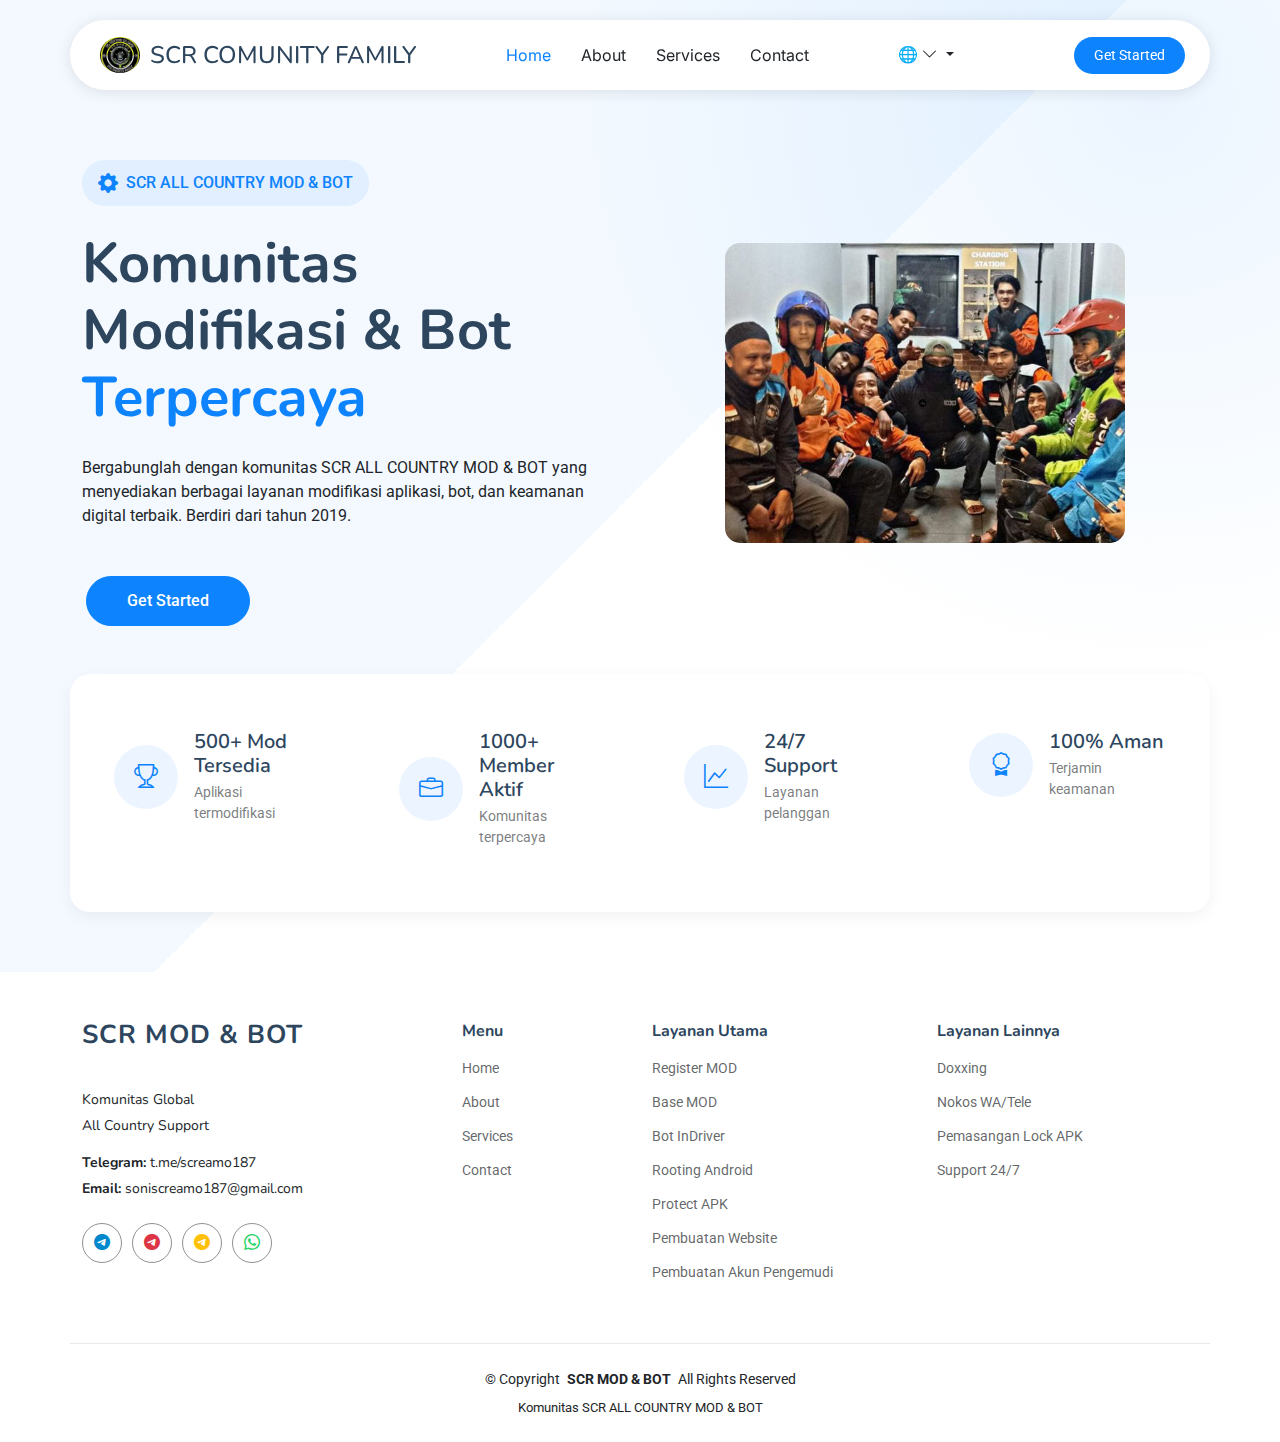
<file: index.html>
<!doctype html>
<html lang="en">
  <head>
    <meta charset="utf-8" />
    <meta content="width=device-width, initial-scale=1.0" name="viewport" />
    <title>SCR MOD & BOT - Komunitas Modifikasi & Bot Terpercaya</title>
    <meta name="description" content="" />
    <meta name="keywords" content="" />

    <!-- Favicons -->
    <link href="assets/img/scrlogo.jpeg" rel="icon" />
    <link href="assets/img/scrlogo.jpeg" rel="apple-touch-icon" />

    <!-- Fonts -->
    <link href="https://fonts.googleapis.com" rel="preconnect" />
    <link href="https://fonts.gstatic.com" rel="preconnect" crossorigin />
    <link
      href="https://fonts.googleapis.com/css2?family=Roboto:ital,wght@0,100;0,300;0,400;0,500;0,700;0,900;1,100;1,300;1,400;1,500;1,700;1,900&family=Inter:wght@100;200;300;400;500;600;700;800;900&family=Nunito:ital,wght@0,200;0,300;0,400;0,500;0,600;0,700;0,800;0,900;1,200;1,300;1,400;1,500;1,600;1,700;1,800;1,900&display=swap"
      rel="stylesheet"
    />

    <!-- Vendor CSS Files -->
    <link
      href="assets/vendor/bootstrap/css/bootstrap.min.css"
      rel="stylesheet"
    />
    <link
      href="assets/vendor/bootstrap-icons/bootstrap-icons.css"
      rel="stylesheet"
    />
    <link href="assets/vendor/aos/aos.css" rel="stylesheet" />
    <link
      href="assets/vendor/glightbox/css/glightbox.min.css"
      rel="stylesheet"
    />
    <link href="assets/vendor/swiper/swiper-bundle.min.css" rel="stylesheet" />

    <!-- Main CSS File -->
    <link href="assets/css/main.css" rel="stylesheet" />
  </head>

  <body class="index-page">
   <header id="header" class="header d-flex align-items-center fixed-top">
    <div class="header-container container-fluid container-xl position-relative d-flex align-items-center justify-content-between">

      <a href="index.html" class="logo d-flex align-items-center me-auto me-xl-0">
        <img src="assets/img/scrlogo.jpeg" alt="SCR Logo" style="height: 40px; width: 40px; border-radius: 50%; object-fit: cover; margin-right: 10px;">
        <h1 class="sitename" id="sitename-logo">SCR COMUNITY FAMILY</h1>
      </a>

      <nav id="navmenu" class="navmenu">
        <ul>
          <li><a href="index.html" class="active">Home</a></li>
          <li><a href="about.html">About</a></li>
          <li><a href="services.html">Services</a></li>
          <li><a href="contact.html">Contact</a></li>
          <li class="d-xl-none"><a href="services.html" class="btn-getstarted-mobile">Get Started</a></li>
        </ul>
        <i class="mobile-nav-toggle d-xl-none bi bi-list"></i>
      </nav>

      <div class="dropdown" style="margin-right: 15px;">
        <a href="#" class="dropdown-toggle" style="text-decoration: none; color: inherit;">
          <span>🌐</span> <i class="bi bi-chevron-down"></i>
        </a>
        <ul class="dropdown-menu">
          <li><a class="dropdown-item" href="#" onclick="changeLanguage('en')">🇺🇸 English</a></li>
          <li><a class="dropdown-item" href="#" onclick="changeLanguage('id')">🇮🇩 Indonesia</a></li>
          <li><a class="dropdown-item" href="#" onclick="changeLanguage('es')">🇪🇸 Español</a></li>
          <li><a class="dropdown-item" href="#" onclick="changeLanguage('ar')">🇲🇦 العربية</a></li>
          <li><a class="dropdown-item" href="#" onclick="changeLanguage('ur')">🇵🇰 اردو</a></li>
          <li><a class="dropdown-item" href="#" onclick="changeLanguage('ms')">🇲🇾 Bahasa Malaysia</a></li>
        </ul>
      </div>
      
      <style>
      .dropdown:hover .dropdown-menu {
        display: block;
      }
      .dropdown-menu {
        display: none;
      }
      @media (max-width: 768px) {
        .sitename {
          font-size: 0.9rem !important;
        }
      }
      @media (max-width: 1199px) {
        .btn-getstarted {
          display: none !important;
        }
      }
      .btn-getstarted-mobile {
        background: var(--accent-color, #007bff);
        color: white;
        padding: 8px 16px;
        border-radius: 4px;
        text-decoration: none;
        font-weight: 500;
        margin-top: 10px;
        display: inline-block;
      }
      </style>

      <a class="btn-getstarted" href="services.html">Get Started</a>

    </div>
  </header>

    <main class="main">
      <!-- Hero Section -->
      <section id="hero" class="hero section">
        <div class="container" data-aos="fade-up" data-aos-delay="100">
          <div class="row align-items-center">
            <div class="col-lg-6">
              <div class="hero-content" data-aos="fade-up" data-aos-delay="200">
                <div class="company-badge mb-4">
                  <i class="bi bi-gear-fill me-2"></i>
                  SCR ALL COUNTRY MOD & BOT
                </div>

                <h1 class="mb-4">
                  Komunitas <br />
                  Modifikasi & Bot <br />
                  <span class="accent-text">Terpercaya</span>
                </h1>

                <p class="mb-4 mb-md-5">
                  Bergabunglah dengan komunitas SCR ALL COUNTRY MOD & BOT yang
                  menyediakan berbagai layanan modifikasi aplikasi, bot, dan
                  keamanan digital terbaik. Berdiri dari tahun 2019. <br>

                </p>

                <div class="hero-buttons">
                  <a
                    href="services.html"
                    class="btn btn-primary me-0 me-sm-2 mx-1"
                    >Get Started</a
                  >
                </div>
              </div>
            </div>

            <div class="col-lg-6">
              <div class="hero-image" data-aos="zoom-out" data-aos-delay="300">
                <img
                  src="assets/img/kumpul.jpeg"
                  alt="SCR Logo"
                  class="img-fluid"
                  style="border-radius: 15px; max-width: 400px; width: 100%; height: 300px; object-fit: cover; cursor: pointer;"
                  data-bs-toggle="modal"
                  data-bs-target="#imageModal"
                />
              </div>
            </div>
          </div>

          <div
            class="row stats-row gy-4 mt-5"
            data-aos="fade-up"
            data-aos-delay="500"
          >
            <div class="col-lg-3 col-md-6">
              <div class="stat-item">
                <div class="stat-icon">
                  <i class="bi bi-trophy"></i>
                </div>
                <div class="stat-content">
                  <h4>500+ Mod Tersedia</h4>
                  <p class="mb-0">Aplikasi termodifikasi</p>
                </div>
              </div>
            </div>
            <div class="col-lg-3 col-md-6">
              <div class="stat-item">
                <div class="stat-icon">
                  <i class="bi bi-briefcase"></i>
                </div>
                <div class="stat-content">
                  <h4>5000+ Member Aktif</h4>
                  <p class="mb-0">Komunitas terpercaya</p>
                </div>
              </div>
            </div>
            <div class="col-lg-3 col-md-6">
              <div class="stat-item">
                <div class="stat-icon">
                  <i class="bi bi-graph-up"></i>
                </div>
                <div class="stat-content">
                  <h4>24/7 Support</h4>
                  <p class="mb-0">Layanan pelanggan</p>
                </div>
              </div>
            </div>
            <div class="col-lg-3 col-md-6">
              <div class="stat-item">
                <div class="stat-icon">
                  <i class="bi bi-award"></i>
                </div>
                <div class="stat-content">
                  <h4>100% Aman</h4>
                  <p class="mb-0">Terjamin keamanan</p>
                </div>
              </div>
            </div>
          </div>
        </div>
      </section>
      <!-- /Hero Section -->
    </main>

    <footer id="footer" class="footer">
      <div class="container footer-top">
        <div class="row gy-4">
          <div class="col-lg-4 col-md-6 col-6 footer-about">
            <a href="index.html" class="logo d-flex align-items-center">
              <span class="sitename">SCR MOD & BOT</span>
            </a>
            <div class="footer-contact pt-3">
              <p>Komunitas Global</p>
              <p>All Country Support</p>
              <p class="mt-3">
                <strong>Telegram:</strong> <a href="https://t.me/screamo187" target="_blank" style="color: inherit; text-decoration: none;">t.me/screamo187</a>
              </p>
              <p>
                <strong>Email:</strong> <span>soniscreamo187@gmail.com</span>
              </p>
            </div>
            <div class="social-links d-flex mt-4">
              <a href="https://t.me/shopeep2p" target="_blank" style="color: #0088cc;"
                ><i class="bi bi-telegram"></i
              ></a>
              <a href="https://t.me/InDRIVERNasional" target="_blank" style="color: #dc3545;"
                ><i class="bi bi-telegram"></i
              ></a>
              <a href="https://t.me/scrindriverspainnational" target="_blank" style="color: #ffc107;"
                ><i class="bi bi-telegram"></i
              ></a>
              <a
                href="https://wa.me/6285216328735"
                target="_blank"
                style="color: #25d366;"
                ><i class="bi bi-whatsapp"></i
              ></a>
            </div>
          </div>

          <div class="col-lg-2 col-md-3 col-6 footer-links">
            <h4>Menu</h4>
            <ul>
              <li><a href="index.html">Home</a></li>
              <li><a href="about.html">About</a></li>
              <li><a href="services.html">Services</a></li>
              <li><a href="contact.html">Contact</a></li>
            </ul>
          </div>

          <div class="col-lg-3 col-md-3 col-6 footer-links">
            <h4>Layanan Utama</h4>
            <ul>
              <li><a href="#">Register MOD</a></li>
              <li><a href="#">Base MOD</a></li>
              <li><a href="#">Bot InDriver</a></li>
              <li><a href="#">Rooting Android</a></li>
              <li><a href="#">Protect APK</a></li>
              <li><a href="#">Pembuatan Website</a></li>
              <li><a href="#">Pembuatan Akun Pengemudi</a></li>
            </ul>
          </div>

          <div class="col-lg-3 col-md-3 col-6 footer-links">
            <h4>Layanan Lainnya</h4>
            <ul>
              <li><a href="#">Doxxing</a></li>
              <li><a href="#">Nokos WA/Tele</a></li>
              <li><a href="#">Pemasangan Lock APK</a></li>
              <li><a href="#">Support 24/7</a></li>
            </ul>
          </div>
        </div>
      </div>

      <div class="container copyright text-center mt-4">
        <p>
          © <span>Copyright</span>
          <strong class="px-1 sitename">SCR MOD & BOT</strong>
          <span>All Rights Reserved</span>
        </p>
        <div class="credits">Komunitas SCR ALL COUNTRY MOD & BOT</div>
      </div>
    </footer>

    <!-- Image Modal -->
    <div class="modal fade" id="imageModal" tabindex="-1" aria-labelledby="imageModalLabel" aria-hidden="true">
      <div class="modal-dialog modal-lg modal-dialog-centered">
        <div class="modal-content">
          <div class="modal-body p-0">
            <img src="assets/img/kumpul.jpeg" alt="SCR Logo" class="img-fluid w-100" style="border-radius: 8px;">
          </div>
        </div>
      </div>
    </div>

    <!-- Scroll Top -->
    <a
      href="#"
      id="scroll-top"
      class="scroll-top d-flex align-items-center justify-content-center"
      ><i class="bi bi-arrow-up-short"></i
    ></a>

    <!-- Vendor JS Files -->
    <script src="assets/vendor/bootstrap/js/bootstrap.bundle.min.js"></script>
    <script src="assets/vendor/php-email-form/validate.js"></script>
    <script src="assets/vendor/aos/aos.js"></script>
    <script src="assets/vendor/glightbox/js/glightbox.min.js"></script>
    <script src="assets/vendor/swiper/swiper-bundle.min.js"></script>
    <script src="assets/vendor/purecounter/purecounter_vanilla.js"></script>

    <!-- Main JS File -->
    <script src="assets/js/main.js"></script>
  
  <script>
  function changeLanguage(lang) {
    localStorage.setItem('selectedLanguage', lang);
    
    const translations = {
      en: {
        home: 'Home', about: 'About', services: 'Services', contact: 'Contact', getStarted: 'Get Started',
        community: 'Community', modBot: 'Modification & Bot', trusted: 'Trusted',
        description: 'Join the SCR ALL COUNTRY MOD & BOT community that provides various application modification services, bots, and the best digital security. Established since 2019.',
        modsAvailable: '500+ Mods Available', modifiedApps: 'Modified applications',
        activeMembers: '1000+ Active Members', trustedCommunity: 'Trusted community',
        support247: '24/7 Support', customerService: 'Customer service',
        secure100: '100% Secure', guaranteedSecurity: 'Guaranteed security'
      },
      id: {
        home: 'Home', about: 'About', services: 'Services', contact: 'Contact', getStarted: 'Get Started',
        community: 'Komunitas', modBot: 'Modifikasi & Bot', trusted: 'Terpercaya',
        description: 'Bergabunglah dengan komunitas SCR ALL COUNTRY MOD & BOT yang menyediakan berbagai layanan modifikasi aplikasi, bot, dan keamanan digital terbaik. Berdiri dari tahun 2019.',
        modsAvailable: '500+ Mod Tersedia', modifiedApps: 'Aplikasi termodifikasi',
        activeMembers: '1000+ Member Aktif', trustedCommunity: 'Komunitas terpercaya',
        support247: '24/7 Support', customerService: 'Layanan pelanggan',
        secure100: '100% Aman', guaranteedSecurity: 'Terjamin keamanan'
      },
      es: {
        home: 'Inicio', about: 'Acerca de', services: 'Servicios', contact: 'Contacto', getStarted: 'Comenzar',
        community: 'Comunidad', modBot: 'Modificación y Bot', trusted: 'Confiable',
        description: 'Únete a la comunidad SCR ALL COUNTRY MOD & BOT que proporciona varios servicios de modificación de aplicaciones, bots y la mejor seguridad digital. Establecido desde 2019.',
        modsAvailable: '500+ Mods Disponibles', modifiedApps: 'Aplicaciones modificadas',
        activeMembers: '1000+ Miembros Activos', trustedCommunity: 'Comunidad confiable',
        support247: 'Soporte 24/7', customerService: 'Servicio al cliente',
        secure100: '100% Seguro', guaranteedSecurity: 'Seguridad garantizada'
      },
      ar: {
        home: 'الرئيسية', about: 'حول', services: 'الخدمات', contact: 'اتصل', getStarted: 'ابدأ الآن',
        community: 'المجتمع', modBot: 'التعديل والبوت', trusted: 'موثوق',
        description: 'انضم إلى مجتمع SCR ALL COUNTRY MOD & BOT الذي يوفر خدمات تعديل التطبيقات المختلفة والبوتات وأفضل الأمان الرقمي. تأسس منذ 2019.',
        modsAvailable: '500+ تعديل متاح', modifiedApps: 'تطبيقات معدلة',
        activeMembers: '1000+ عضو نشط', trustedCommunity: 'مجتمع موثوق',
        support247: 'دعم 24/7', customerService: 'خدمة العملاء',
        secure100: '100% آمن', guaranteedSecurity: 'أمان مضمون'
      },
      ur: {
        home: 'ہوم', about: 'کے بارے میں', services: 'خدمات', contact: 'رابطہ', getStarted: 'شروع کریں',
        community: 'کمیونٹی', modBot: 'موڈیفیکیشن اور بوٹ', trusted: 'قابل اعتماد',
        description: 'SCR ALL COUNTRY MOD & BOT کمیونٹی میں شامل ہوں جو مختلف ایپلیکیشن موڈیفیکیشن سروسز، بوٹس، اور بہترین ڈیجیٹل سیکیورٹی فراہم کرتی ہے۔ 2019 سے قائم۔',
        modsAvailable: '500+ موڈز دستیاب', modifiedApps: 'موڈیفائی شدہ ایپلیکیشنز',
        activeMembers: '1000+ فعال ممبرز', trustedCommunity: 'قابل اعتماد کمیونٹی',
        support247: '24/7 سپورٹ', customerService: 'کسٹمر سروس',
        secure100: '100% محفوظ', guaranteedSecurity: 'محفوظیت کی ضمانت'
      },
      ms: {
        home: 'Utama', about: 'Tentang', services: 'Perkhidmatan', contact: 'Hubungi', getStarted: 'Mula',
        community: 'Komuniti', modBot: 'Pengubahsuaian & Bot', trusted: 'Dipercayai',
        description: 'Sertai komuniti SCR ALL COUNTRY MOD & BOT yang menyediakan pelbagai perkhidmatan pengubahsuaian aplikasi, bot, dan keselamatan digital terbaik. Ditubuhkan sejak 2019.',
        modsAvailable: '500+ Mod Tersedia', modifiedApps: 'Aplikasi yang diubahsuai',
        activeMembers: '1000+ Ahli Aktif', trustedCommunity: 'Komuniti dipercayai',
        support247: 'Sokongan 24/7', customerService: 'Perkhidmatan pelanggan',
        secure100: '100% Selamat', guaranteedSecurity: 'Keselamatan terjamin'
      }
    };
    
    const t = translations[lang];
    if (t) {
      // Update navigation - skip the logo sitename
      const navLinks = document.querySelectorAll('#navmenu a');
      navLinks[0].textContent = t.home;
      navLinks[1].textContent = t.about;
      navLinks[2].textContent = t.services;
      navLinks[3].textContent = t.contact;
      
      document.querySelectorAll('.btn-getstarted, .btn-primary').forEach(btn => {
        btn.textContent = t.getStarted;
      });
      
      const heroH1 = document.querySelector('.hero-content h1');
      if (heroH1) {
        heroH1.innerHTML = `${t.community} <br /> ${t.modBot} <br /> <span class="accent-text">${t.trusted}</span>`;
      }
      
      const heroP = document.querySelector('.hero-content p');
      if (heroP) heroP.textContent = t.description;
      
      const stats = document.querySelectorAll('.stat-content h4');
      const statsDesc = document.querySelectorAll('.stat-content p');
      
      if (stats[0]) stats[0].textContent = t.modsAvailable;
      if (statsDesc[0]) statsDesc[0].textContent = t.modifiedApps;
      if (stats[1]) stats[1].textContent = t.activeMembers;
      if (statsDesc[1]) statsDesc[1].textContent = t.trustedCommunity;
      if (stats[2]) stats[2].textContent = t.support247;
      if (statsDesc[2]) statsDesc[2].textContent = t.customerService;
      if (stats[3]) stats[3].textContent = t.secure100;
      if (statsDesc[3]) statsDesc[3].textContent = t.guaranteedSecurity;
    }
  }
  
  document.addEventListener('DOMContentLoaded', function() {
    const savedLang = localStorage.getItem('selectedLanguage') || 'id';
    changeLanguage(savedLang);
  });
  </script>
  </body>
</html>
</file>
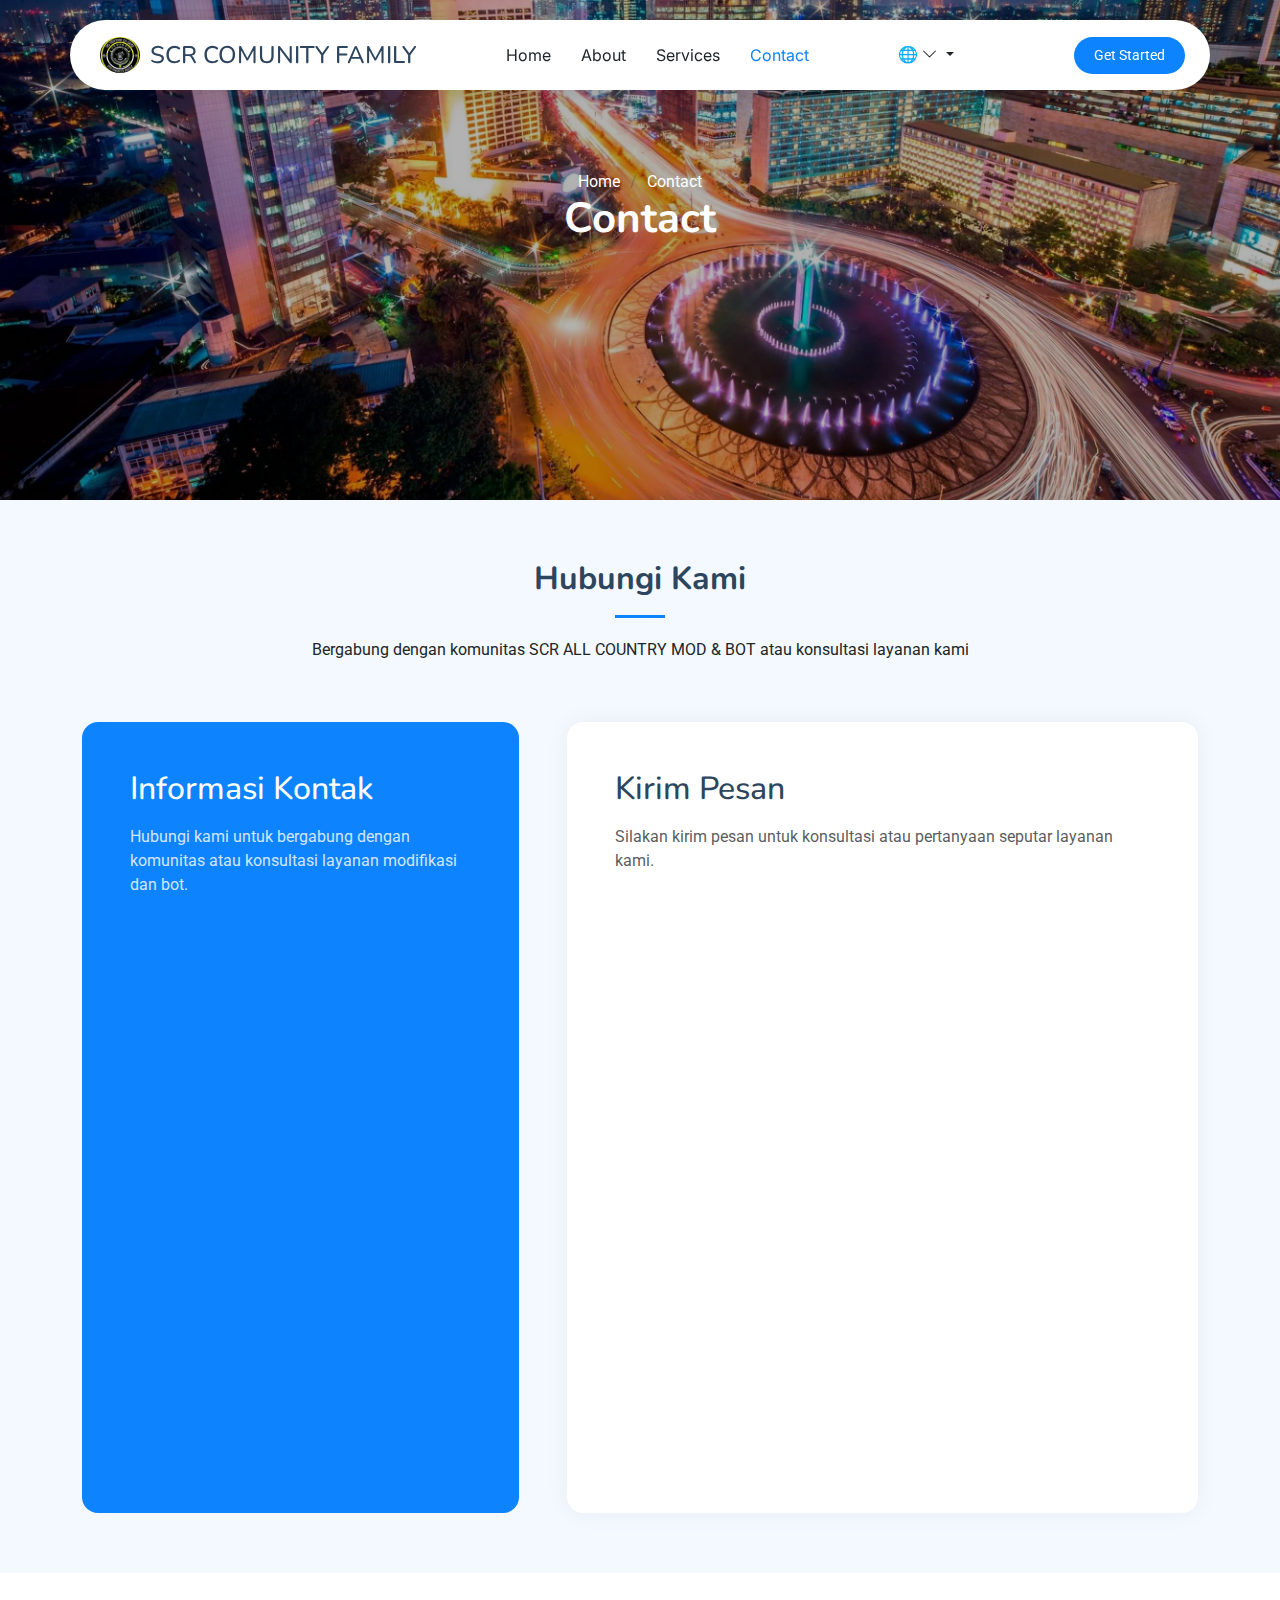
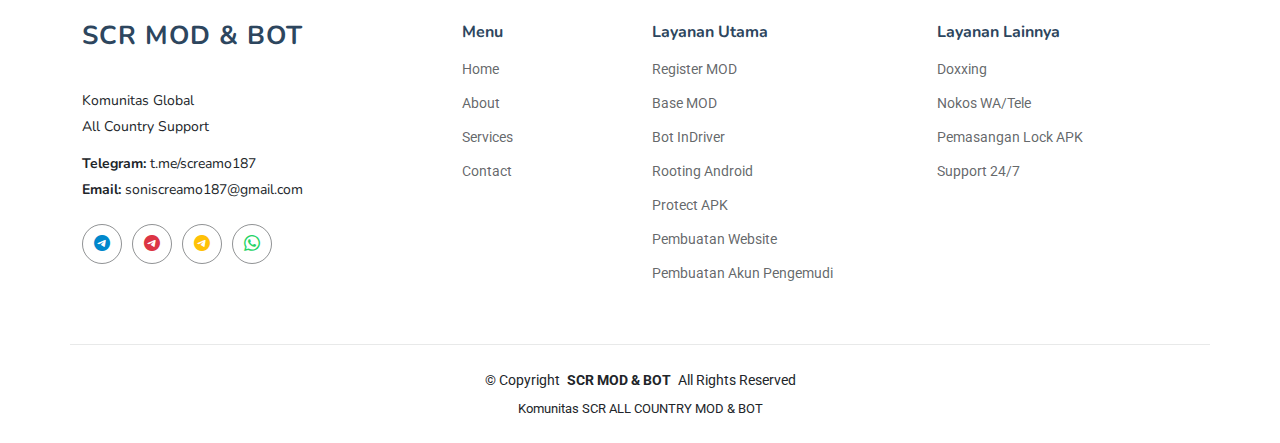
<file: contact.html>
<!DOCTYPE html>
<html lang="en">
<head>
  <meta charset="utf-8">
  <meta content="width=device-width, initial-scale=1.0" name="viewport">
  <title>Contact - iLanding Bootstrap Template</title>
  <link href="assets/img/scrlogo.jpeg" rel="icon">
  <link href="https://fonts.googleapis.com/css2?family=Roboto:ital,wght@0,100;0,300;0,400;0,500;0,700;0,900;1,100;1,300;1,400;1,500;1,700;1,900&family=Inter:wght@100;200;300;400;500;600;700;800;900&family=Nunito:ital,wght@0,200;0,300;0,400;0,500;0,600;0,700;0,800;0,900;1,200;1,300;1,400;1,500;1,600;1,700;1,800;1,900&display=swap" rel="stylesheet">
  <link href="assets/vendor/bootstrap/css/bootstrap.min.css" rel="stylesheet">
  <link href="assets/vendor/bootstrap-icons/bootstrap-icons.css" rel="stylesheet">
  <link href="assets/vendor/aos/aos.css" rel="stylesheet">
  <link href="assets/vendor/glightbox/css/glightbox.min.css" rel="stylesheet">
  <link href="assets/vendor/swiper/swiper-bundle.min.css" rel="stylesheet">
  <link href="assets/css/main.css" rel="stylesheet">
</head>

<body class="contact-page">
  <header id="header" class="header d-flex align-items-center fixed-top">
    <div class="header-container container-fluid container-xl position-relative d-flex align-items-center justify-content-between">
      <a href="index.html" class="logo d-flex align-items-center me-auto me-xl-0">
        <img src="assets/img/scrlogo.jpeg" alt="SCR Logo" style="height: 40px; width: 40px; border-radius: 50%; object-fit: cover; margin-right: 10px;">
        <h1 class="sitename">SCR COMUNITY FAMILY</h1>
      </a>
      <nav id="navmenu" class="navmenu">
        <ul>
          <li><a href="index.html">Home</a></li>
          <li><a href="about.html">About</a></li>
          <li><a href="services.html">Services</a></li>
          <li><a href="contact.html" class="active">Contact</a></li>
          <li class="d-xl-none"><a href="services.html" class="btn-getstarted-mobile">Get Started</a></li>
        </ul>
        <i class="mobile-nav-toggle d-xl-none bi bi-list"></i>
      </nav>
      
      <div class="dropdown" style="margin-right: 15px;">
        <a href="#" class="dropdown-toggle" style="text-decoration: none; color: inherit;">
          <span>🌐</span> <i class="bi bi-chevron-down"></i>
        </a>
        <ul class="dropdown-menu">
          <li><a class="dropdown-item" href="#" onclick="changeLanguage('en')">🇺🇸 English</a></li>
          <li><a class="dropdown-item" href="#" onclick="changeLanguage('id')">🇮🇩 Indonesia</a></li>
          <li><a class="dropdown-item" href="#" onclick="changeLanguage('es')">🇪🇸 Español</a></li>
          <li><a class="dropdown-item" href="#" onclick="changeLanguage('ar')">🇲🇦 العربية</a></li>
          <li><a class="dropdown-item" href="#" onclick="changeLanguage('ur')">🇵🇰 اردو</a></li>
          <li><a class="dropdown-item" href="#" onclick="changeLanguage('ms')">🇲🇾 Bahasa Malaysia</a></li>
        </ul>
      </div>
      
      <style>
      .dropdown:hover .dropdown-menu {
        display: block;
      }
      .dropdown-menu {
        display: none;
      }
      @media (max-width: 768px) {
        .sitename {
          font-size: 0.9rem !important;
        }
      }
      @media (max-width: 1199px) {
        .btn-getstarted {
          display: none !important;
        }
      }
      .btn-getstarted-mobile {
        background: var(--accent-color, #007bff);
        color: white;
        padding: 8px 16px;
        border-radius: 4px;
        text-decoration: none;
        font-weight: 500;
        margin-top: 10px;
        display: inline-block;
      }
      .page-title {
        background-image: url('assets/img/bunderanhi2.webp');
        background-size: cover;
        background-position: center center;
        background-repeat: no-repeat;
        position: relative;
        min-height: 400px;
      }
      @media (min-width: 768px) {
        .page-title {
          min-height: 500px;
        }
      }
      .page-title::before {
        content: '';
        position: absolute;
        top: 0;
        left: 0;
        right: 0;
        bottom: 0;
        background: rgba(0, 0, 0, 0.3);
        z-index: 1;
      }
      .page-title .container {
        position: relative;
        z-index: 2;
        color: white;
      }
      .page-title h1, .page-title .breadcrumbs a, .page-title .breadcrumbs .current {
        color: white !important;
      }
      </style>
      <a class="btn-getstarted" href="services.html">Get Started</a>
    </div>
  </header>

  <main class="main">
    <div class="page-title" data-aos="fade">
      <div class="container">
        <nav class="breadcrumbs">
          <ol>
            <li><a href="index.html">Home</a></li>
            <li class="current">Contact</li>
          </ol>
        </nav>
        <h1>Contact</h1>
      </div>
    </div>

    <section id="contact" class="contact section light-background">
      <!-- Section Title -->
      <div class="container section-title" data-aos="fade-up">
        <h2>Hubungi Kami</h2>
        <p>Bergabung dengan komunitas SCR ALL COUNTRY MOD & BOT atau konsultasi layanan kami</p>
      </div><!-- End Section Title -->

      <div class="container" data-aos="fade-up" data-aos-delay="100">
        <div class="row g-4 g-lg-5">
          <div class="col-lg-5">
            <div class="info-box" data-aos="fade-up" data-aos-delay="200">
              <h3>Informasi Kontak</h3>
              <p>Hubungi kami untuk bergabung dengan komunitas atau konsultasi layanan modifikasi dan bot.</p>

              <div class="info-item" data-aos="fade-up" data-aos-delay="300">
                <div class="icon-box">
                  <i class="bi bi-telegram"></i>
                </div>
                <div class="content">
                  <h4>Telegram Shopee P2P</h4>
                  <p><a href="https://t.me/shopeep2p" target="_blank" style="color: inherit; text-decoration: none; pointer-events: auto;">@shopeep2p</a></p>
                  <p>Channel Shopee P2P</p>
                </div>
              </div>

              <div class="info-item" data-aos="fade-up" data-aos-delay="350">
                <div class="icon-box">
                  <i class="bi bi-telegram"></i>
                </div>
                <div class="content">
                  <h4>Telegram InDriver</h4>
                  <p><a href="https://t.me/InDRIVERNasional" target="_blank" style="color: inherit; text-decoration: none; pointer-events: auto;">@InDRIVERNasional</a></p>
                  <p>Channel InDriver Nasional</p>
                </div>
              </div>

              <div class="info-item" data-aos="fade-up" data-aos-delay="375">
                <div class="icon-box">
                  <i class="bi bi-telegram"></i>
                </div>
                <div class="content">
                  <h4>Telegram SCR Spain</h4>
                  <p><a href="https://t.me/scrindriverspainnational" target="_blank" style="color: inherit; text-decoration: none; pointer-events: auto;">@scrindriverspainnational</a></p>
                  <p>Channel SCR Spain National</p>
                </div>
              </div>

              <div class="info-item" data-aos="fade-up" data-aos-delay="400">
                <div class="icon-box">
                  <i class="bi bi-whatsapp"></i>
                </div>
                <div class="content">
                  <h4>WhatsApp Group</h4>
                  <p><a href="https://chat.whatsapp.com/EGkEw0d1h5i7U0IASyflYK" target="_blank" style="color: inherit; text-decoration: none; pointer-events: auto;">Join Group</a></p>
                  <p>Komunitas WhatsApp</p>
                </div>
              </div>

              <div class="info-item" data-aos="fade-up" data-aos-delay="500">
                <div class="icon-box">
                  <i class="bi bi-envelope"></i>
                </div>
                <div class="content">
                  <h4>Email Support</h4>
                  <p>soniscreamo187@gmail.com</p>
                  <p>Support resmi komunitas</p>
                </div>
              </div>
            </div>
          </div>

          <div class="col-lg-7">
            <div class="contact-form" data-aos="fade-up" data-aos-delay="300">
              <h3>Kirim Pesan</h3>
              <p>Silakan kirim pesan untuk konsultasi atau pertanyaan seputar layanan kami.</p>

              <form id="contactForm" class="php-email-form" data-aos="fade-up" data-aos-delay="200">
                <div class="row gy-4">
                  <div class="col-md-6">
                    <input type="text" name="name" id="name" class="form-control" placeholder="Nama Lengkap" required="">
                  </div>
                  <div class="col-md-6 ">
                    <input type="email" class="form-control" name="email" id="email" placeholder="Email Anda" required="">
                  </div>
                  <div class="col-12">
                    <input type="text" class="form-control" name="subject" id="subject" placeholder="Subjek" required="">
                  </div>
                  <div class="col-12">
                    <textarea class="form-control" name="message" id="message" rows="6" placeholder="Pesan Anda" required=""></textarea>
                  </div>
                  <div class="col-12 text-center">
                    <div class="loading">Loading</div>
                    <div class="error-message"></div>
                    <div class="sent-message">Pesan Anda telah terkirim. Terima kasih!</div>
                    <button type="submit" class="btn">Kirim Pesan</button>
                  </div>
                </div>
              </form>

              <script>
              document.getElementById('contactForm').addEventListener('submit', function(e) {
                e.preventDefault();
                
                const name = document.getElementById('name').value;
                const email = document.getElementById('email').value;
                const subject = document.getElementById('subject').value;
                const message = document.getElementById('message').value;
                
                const whatsappMessage = `*Pesan dari Website SCR COMUNITY FAMILY*%0A%0A*Nama:* ${name}%0A*Email:* ${email}%0A*Subjek:* ${subject}%0A*Pesan:* ${message}`;
                
                window.open(`https://wa.me/6285216328735?text=${whatsappMessage}`, '_blank');
                
                document.querySelector('.sent-message').style.display = 'block';
                this.reset();
              });
              </script>
            </div>
          </div>
        </div>
      </div>
    </section>
  </main>

  <footer id="footer" class="footer">
    <div class="container footer-top">
      <div class="row gy-4">
        <div class="col-lg-4 col-md-6 col-6 footer-about">
          <a href="index.html" class="logo d-flex align-items-center">
            <span class="sitename">SCR MOD & BOT</span>
          </a>
          <div class="footer-contact pt-3">
            <p>Komunitas Global</p>
            <p>All Country Support</p>
            <p class="mt-3"><strong>Telegram:</strong> <a href="https://t.me/screamo187" target="_blank" style="color: inherit; text-decoration: none;">t.me/screamo187</a></p>
            <p><strong>Email:</strong> <span>soniscreamo187@gmail.com</span></p>
          </div>
          <div class="social-links d-flex mt-4">
            <a href="https://t.me/shopeep2p" target="_blank" style="color: #0088cc;"><i class="bi bi-telegram"></i></a>
            <a href="https://t.me/InDRIVERNasional" target="_blank" style="color: #dc3545;"><i class="bi bi-telegram"></i></a>
            <a href="https://t.me/scrindriverspainnational" target="_blank" style="color: #ffc107;"><i class="bi bi-telegram"></i></a>
            <a href="https://wa.me/6285216328735" target="_blank" style="color: #25d366;"><i class="bi bi-whatsapp"></i></a>
          </div>
        </div>

        <div class="col-lg-2 col-md-3 col-6 footer-links">
          <h4>Menu</h4>
          <ul>
            <li><a href="index.html">Home</a></li>
            <li><a href="about.html">About</a></li>
            <li><a href="services.html">Services</a></li>
            <li><a href="contact.html">Contact</a></li>
          </ul>
        </div>

        <div class="col-lg-3 col-md-3 col-6 footer-links">
          <h4>Layanan Utama</h4>
          <ul>
            <li><a href="#">Register MOD</a></li>
            <li><a href="#">Base MOD</a></li>
            <li><a href="#">Bot InDriver</a></li>
            <li><a href="#">Rooting Android</a></li>
            <li><a href="#">Protect APK</a></li>
            <li><a href="#">Pembuatan Website</a></li>
            <li><a href="#">Pembuatan Akun Pengemudi</a></li>
          </ul>
        </div>

        <div class="col-lg-3 col-md-3 col-6 footer-links">
          <h4>Layanan Lainnya</h4>
          <ul>
            <li><a href="#">Doxxing</a></li>
            <li><a href="#">Nokos WA/Tele</a></li>
            <li><a href="#">Pemasangan Lock APK</a></li>
            <li><a href="#">Support 24/7</a></li>
          </ul>
        </div>
      </div>
    </div>

    <div class="container copyright text-center mt-4">
      <p>© <span>Copyright</span> <strong class="px-1 sitename">SCR MOD & BOT</strong> <span>All Rights Reserved</span></p>
      <div class="credits">
        Komunitas SCR ALL COUNTRY MOD & BOT
      </div>
    </div>
  </footer>

  <!-- Scroll Top -->
  <a href="#" id="scroll-top" class="scroll-top d-flex align-items-center justify-content-center"><i class="bi bi-arrow-up-short"></i></a>

  <!-- Vendor JS Files -->
  <script src="assets/vendor/bootstrap/js/bootstrap.bundle.min.js"></script>
  <script src="assets/vendor/php-email-form/validate.js"></script>
  <script src="assets/vendor/aos/aos.js"></script>
  <script src="assets/vendor/glightbox/js/glightbox.min.js"></script>
  <script src="assets/vendor/swiper/swiper-bundle.min.js"></script>
  <script src="assets/vendor/purecounter/purecounter_vanilla.js"></script>

  <!-- Main JS File -->
  <script src="assets/js/main.js"></script>
  
  <script>
  function changeLanguage(lang) {
    localStorage.setItem('selectedLanguage', lang);
    
    const translations = {
      en: {
        home: 'Home', about: 'About', services: 'Services', contact: 'Contact', getStarted: 'Get Started',
        contactTitle: 'Contact Us', contactDesc: 'Join the SCR ALL COUNTRY MOD & BOT community or consult our modification and bot services',
        contactInfo: 'Contact Information', contactInfoDesc: 'Contact us to join the community or consult modification and bot services.',
        teleShopee: 'Telegram Shopee P2P', teleShopeeDesc: 'Shopee P2P Channel',
        teleIndriver: 'Telegram InDriver', teleIndriverDesc: 'InDriver National Channel',
        teleScr: 'Telegram SCR Spain', teleScrDesc: 'SCR Spain National Channel',
        whatsappGroup: 'WhatsApp Group', whatsappGroupDesc: 'WhatsApp Community',
        emailSupport: 'Email Support', emailSupportDesc: 'Official community support',
        sendMessage: 'Send Message', sendMessageDesc: 'Please send a message for consultation or questions about our services.',
        fullName: 'Full Name', yourEmail: 'Your Email', subject: 'Subject', yourMessage: 'Your Message'
      },
      id: {
        home: 'Home', about: 'About', services: 'Services', contact: 'Contact', getStarted: 'Get Started',
        contactTitle: 'Hubungi Kami', contactDesc: 'Bergabung dengan komunitas SCR ALL COUNTRY MOD & BOT atau konsultasi layanan kami',
        contactInfo: 'Informasi Kontak', contactInfoDesc: 'Hubungi kami untuk bergabung dengan komunitas atau konsultasi layanan modifikasi dan bot.',
        teleShopee: 'Telegram Shopee P2P', teleShopeeDesc: 'Channel Shopee P2P',
        teleIndriver: 'Telegram InDriver', teleIndriverDesc: 'Channel InDriver Nasional',
        teleScr: 'Telegram SCR Spain', teleScrDesc: 'Channel SCR Spain National',
        whatsappGroup: 'WhatsApp Group', whatsappGroupDesc: 'Komunitas WhatsApp',
        emailSupport: 'Email Support', emailSupportDesc: 'Support resmi komunitas',
        sendMessage: 'Kirim Pesan', sendMessageDesc: 'Silakan kirim pesan untuk konsultasi atau pertanyaan seputar layanan kami.',
        fullName: 'Nama Lengkap', yourEmail: 'Email Anda', subject: 'Subjek', yourMessage: 'Pesan Anda'
      },
      es: {
        home: 'Inicio', about: 'Acerca de', services: 'Servicios', contact: 'Contacto', getStarted: 'Comenzar',
        contactTitle: 'Contáctanos', contactDesc: 'Únete a la comunidad SCR ALL COUNTRY MOD & BOT o consulta nuestros servicios',
        contactInfo: 'Información de Contacto', contactInfoDesc: 'Contáctanos para unirte a la comunidad o consultar servicios de modificación y bots.',
        teleShopee: 'Telegram Shopee P2P', teleShopeeDesc: 'Canal Shopee P2P',
        teleIndriver: 'Telegram InDriver', teleIndriverDesc: 'Canal InDriver Nacional',
        teleScr: 'Telegram SCR Spain', teleScrDesc: 'Canal SCR Spain Nacional',
        whatsappGroup: 'Grupo WhatsApp', whatsappGroupDesc: 'Comunidad WhatsApp',
        emailSupport: 'Soporte por Email', emailSupportDesc: 'Soporte oficial de la comunidad',
        sendMessage: 'Enviar Mensaje', sendMessageDesc: 'Por favor envía un mensaje para consultas o preguntas sobre nuestros servicios.',
        fullName: 'Nombre Completo', yourEmail: 'Tu Email', subject: 'Asunto', yourMessage: 'Tu Mensaje'
      },
      ar: {
        home: 'الرئيسية', about: 'حول', services: 'الخدمات', contact: 'اتصل', getStarted: 'ابدأ الآن',
        contactTitle: 'اتصل بنا', contactDesc: 'انضم إلى مجتمع SCR ALL COUNTRY MOD & BOT أو استشر خدماتنا',
        contactInfo: 'معلومات الاتصال', contactInfoDesc: 'اتصل بنا للانضمام إلى المجتمع أو استشارة خدمات التعديل والبوتات.',
        teleShopee: 'تيليجرام Shopee P2P', teleShopeeDesc: 'قناة Shopee P2P',
        teleIndriver: 'تيليجرام InDriver', teleIndriverDesc: 'قناة InDriver الوطنية',
        teleScr: 'تيليجرام SCR Spain', teleScrDesc: 'قناة SCR Spain الوطنية',
        whatsappGroup: 'مجموعة واتساب', whatsappGroupDesc: 'مجتمع واتساب',
        emailSupport: 'دعم البريد الإلكتروني', emailSupportDesc: 'الدعم الرسمي للمجتمع',
        sendMessage: 'إرسال رسالة', sendMessageDesc: 'يرجى إرسال رسالة للاستشارة أو الأسئلة حول خدماتنا.',
        fullName: 'الاسم الكامل', yourEmail: 'بريدك الإلكتروني', subject: 'الموضوع', yourMessage: 'رسالتك'
      },
      ur: {
        home: 'ہوم', about: 'کے بارے میں', services: 'خدمات', contact: 'رابطہ', getStarted: 'شروع کریں',
        contactTitle: 'ہم سے رابطہ کریں', contactDesc: 'SCR ALL COUNTRY MOD & BOT کمیونٹی میں شامل ہوں یا ہماری سروسز کے بارے میں مشورہ کریں',
        contactInfo: 'رابطہ کی معلومات', contactInfoDesc: 'کمیونٹی میں شامل ہونے یا موڈیفیکیشن اور بوٹ سروسز کے لیے ہم سے رابطہ کریں۔',
        teleShopee: 'ٹیلیگرام Shopee P2P', teleShopeeDesc: 'Shopee P2P چینل',
        teleIndriver: 'ٹیلیگرام InDriver', teleIndriverDesc: 'InDriver نیشنل چینل',
        teleScr: 'ٹیلیگرام SCR Spain', teleScrDesc: 'SCR Spain نیشنل چینل',
        whatsappGroup: 'واٹس ایپ گروپ', whatsappGroupDesc: 'واٹس ایپ کمیونٹی',
        emailSupport: 'ایمیل سپورٹ', emailSupportDesc: 'کمیونٹی کی رسمی سپورٹ',
        sendMessage: 'پیغام بھیجیں', sendMessageDesc: 'براہ کرم ہماری سروسز کے بارے میں مشورہ یا سوالات کے لیے پیغام بھیجیں۔',
        fullName: 'مکمل نام', yourEmail: 'آپ کا ایمیل', subject: 'موضوع', yourMessage: 'آپ کا پیغام'
      },
      ms: {
        home: 'Utama', about: 'Tentang', services: 'Perkhidmatan', contact: 'Hubungi', getStarted: 'Mula',
        contactTitle: 'Hubungi Kami', contactDesc: 'Sertai komuniti SCR ALL COUNTRY MOD & BOT atau berunding perkhidmatan kami',
        contactInfo: 'Maklumat Hubungan', contactInfoDesc: 'Hubungi kami untuk menyertai komuniti atau berunding perkhidmatan pengubahsuaian dan bot.',
        teleShopee: 'Telegram Shopee P2P', teleShopeeDesc: 'Saluran Shopee P2P',
        teleIndriver: 'Telegram InDriver', teleIndriverDesc: 'Saluran InDriver Nasional',
        teleScr: 'Telegram SCR Spain', teleScrDesc: 'Saluran SCR Spain Nasional',
        whatsappGroup: 'Kumpulan WhatsApp', whatsappGroupDesc: 'Komuniti WhatsApp',
        emailSupport: 'Sokongan Email', emailSupportDesc: 'Sokongan rasmi komuniti',
        sendMessage: 'Hantar Mesej', sendMessageDesc: 'Sila hantar mesej untuk perundingan atau soalan mengenai perkhidmatan kami.',
        fullName: 'Nama Penuh', yourEmail: 'Email Anda', subject: 'Subjek', yourMessage: 'Mesej Anda'
      }
    };
    
    const t = translations[lang];
    if (t) {
      const navLinks = document.querySelectorAll('#navmenu a');
      if (navLinks[0]) navLinks[0].textContent = t.home;
      if (navLinks[1]) navLinks[1].textContent = t.about;
      if (navLinks[2]) navLinks[2].textContent = t.services;
      if (navLinks[3]) navLinks[3].textContent = t.contact;
      
      document.querySelectorAll('.btn-getstarted, .btn-getstarted-mobile').forEach(btn => {
        btn.textContent = t.getStarted;
      });
      
      // Contact page specific translations
      const sectionTitle = document.querySelector('.section-title h2');
      if (sectionTitle) sectionTitle.textContent = t.contactTitle;
      
      const sectionDesc = document.querySelector('.section-title p');
      if (sectionDesc) sectionDesc.textContent = t.contactDesc;
      
      const infoBoxTitle = document.querySelector('.info-box h3');
      if (infoBoxTitle) infoBoxTitle.textContent = t.contactInfo;
      
      const infoBoxDesc = document.querySelector('.info-box > p');
      if (infoBoxDesc) infoBoxDesc.textContent = t.contactInfoDesc;
      
      const infoTitles = document.querySelectorAll('.info-item h4');
      if (infoTitles[0]) infoTitles[0].textContent = t.teleShopee;
      if (infoTitles[1]) infoTitles[1].textContent = t.teleIndriver;
      if (infoTitles[2]) infoTitles[2].textContent = t.teleScr;
      if (infoTitles[3]) infoTitles[3].textContent = t.whatsappGroup;
      if (infoTitles[4]) infoTitles[4].textContent = t.emailSupport;
      
      const infoDescs = document.querySelectorAll('.info-item .content p:last-child');
      if (infoDescs[0]) infoDescs[0].textContent = t.teleShopeeDesc;
      if (infoDescs[1]) infoDescs[1].textContent = t.teleIndriverDesc;
      if (infoDescs[2]) infoDescs[2].textContent = t.teleScrDesc;
      if (infoDescs[3]) infoDescs[3].textContent = t.whatsappGroupDesc;
      if (infoDescs[4]) infoDescs[4].textContent = t.emailSupportDesc;
      
      const formTitle = document.querySelector('.contact-form h3');
      if (formTitle) formTitle.textContent = t.sendMessage;
      
      const formDesc = document.querySelector('.contact-form > p');
      if (formDesc) formDesc.textContent = t.sendMessageDesc;
      
      const formInputs = document.querySelectorAll('.form-control');
      if (formInputs[0]) formInputs[0].placeholder = t.fullName;
      if (formInputs[1]) formInputs[1].placeholder = t.yourEmail;
      if (formInputs[2]) formInputs[2].placeholder = t.subject;
      if (formInputs[3]) formInputs[3].placeholder = t.yourMessage;
    }
  }
  
  document.addEventListener('DOMContentLoaded', function() {
    const savedLang = localStorage.getItem('selectedLanguage') || 'id';
    changeLanguage(savedLang);
  });
  </script>
</body>
</html>
</file>
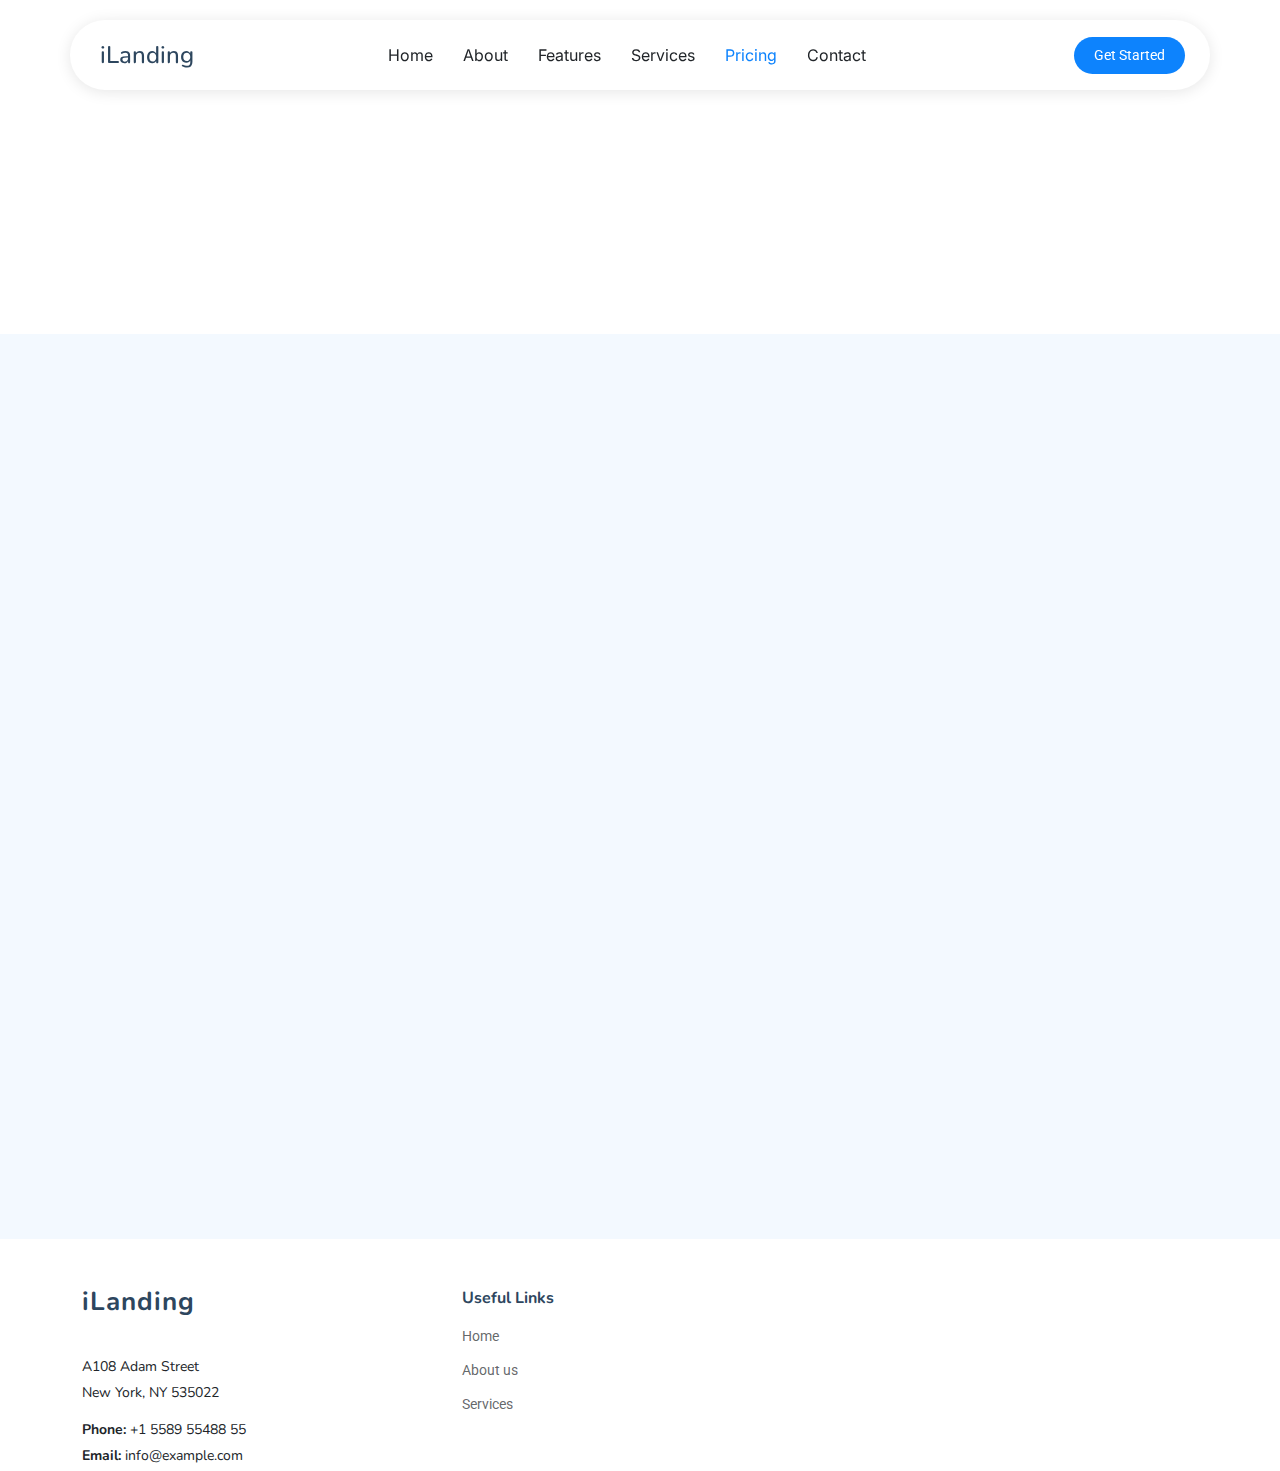
<file: pricing.html>
<!DOCTYPE html>
<html lang="en">
<head>
  <meta charset="utf-8">
  <meta content="width=device-width, initial-scale=1.0" name="viewport">
  <title>Pricing - iLanding Bootstrap Template</title>
  <link href="assets/img/favicon.png" rel="icon">
  <link href="https://fonts.googleapis.com/css2?family=Roboto:ital,wght@0,100;0,300;0,400;0,500;0,700;0,900;1,100;1,300;1,400;1,500;1,700;1,900&family=Inter:wght@100;200;300;400;500;600;700;800;900&family=Nunito:ital,wght@0,200;0,300;0,400;0,500;0,600;0,700;0,800;0,900;1,200;1,300;1,400;1,500;1,600;1,700;1,800;1,900&display=swap" rel="stylesheet">
  <link href="assets/vendor/bootstrap/css/bootstrap.min.css" rel="stylesheet">
  <link href="assets/vendor/bootstrap-icons/bootstrap-icons.css" rel="stylesheet">
  <link href="assets/vendor/aos/aos.css" rel="stylesheet">
  <link href="assets/css/main.css" rel="stylesheet">
</head>

<body class="pricing-page">
  <header id="header" class="header d-flex align-items-center fixed-top">
    <div class="header-container container-fluid container-xl position-relative d-flex align-items-center justify-content-between">
      <a href="index.html" class="logo d-flex align-items-center me-auto me-xl-0">
        <h1 class="sitename">iLanding</h1>
      </a>
      <nav id="navmenu" class="navmenu">
        <ul>
          <li><a href="index.html">Home</a></li>
          <li><a href="about.html">About</a></li>
          <li><a href="features.html">Features</a></li>
          <li><a href="services.html">Services</a></li>
          <li><a href="pricing.html" class="active">Pricing</a></li>
          <li><a href="contact.html">Contact</a></li>
        </ul>
        <i class="mobile-nav-toggle d-xl-none bi bi-list"></i>
      </nav>
      <a class="btn-getstarted" href="about.html">Get Started</a>
    </div>
  </header>

  <main class="main">
    <div class="page-title" data-aos="fade">
      <div class="container">
        <nav class="breadcrumbs">
          <ol>
            <li><a href="index.html">Home</a></li>
            <li class="current">Pricing</li>
          </ol>
        </nav>
        <h1>Pricing</h1>
      </div>
    </div>

    <section id="pricing" class="pricing section light-background">
      <div class="container section-title" data-aos="fade-up">
        <h2>Pricing</h2>
        <p>Necessitatibus eius consequatur ex aliquid fuga eum quidem sint consectetur velit</p>
      </div>

      <div class="container" data-aos="fade-up" data-aos-delay="100">
        <div class="row g-4 justify-content-center">
          <div class="col-lg-4" data-aos="fade-up" data-aos-delay="100">
            <div class="pricing-card">
              <h3>Basic Plan</h3>
              <div class="price">
                <span class="currency">$</span>
                <span class="amount">9.9</span>
                <span class="period">/ month</span>
              </div>
              <p class="description">Sed ut perspiciatis unde omnis iste natus error sit voluptatem accusantium doloremque laudantium totam.</p>
              <h4>Featured Included:</h4>
              <ul class="features-list">
                <li><i class="bi bi-check-circle-fill"></i> Duis aute irure dolor</li>
                <li><i class="bi bi-check-circle-fill"></i> Excepteur sint occaecat</li>
                <li><i class="bi bi-check-circle-fill"></i> Nemo enim ipsam voluptatem</li>
              </ul>
              <a href="#" class="btn btn-primary">Buy Now <i class="bi bi-arrow-right"></i></a>
            </div>
          </div>

          <div class="col-lg-4" data-aos="fade-up" data-aos-delay="200">
            <div class="pricing-card popular">
              <div class="popular-badge">Most Popular</div>
              <h3>Standard Plan</h3>
              <div class="price">
                <span class="currency">$</span>
                <span class="amount">19.9</span>
                <span class="period">/ month</span>
              </div>
              <p class="description">At vero eos et accusamus et iusto odio dignissimos ducimus qui blanditiis praesentium voluptatum.</p>
              <h4>Featured Included:</h4>
              <ul class="features-list">
                <li><i class="bi bi-check-circle-fill"></i> Lorem ipsum dolor sit amet</li>
                <li><i class="bi bi-check-circle-fill"></i> Consectetur adipiscing elit</li>
                <li><i class="bi bi-check-circle-fill"></i> Sed do eiusmod tempor</li>
                <li><i class="bi bi-check-circle-fill"></i> Ut labore et dolore magna</li>
              </ul>
              <a href="#" class="btn btn-light">Buy Now <i class="bi bi-arrow-right"></i></a>
            </div>
          </div>

          <div class="col-lg-4" data-aos="fade-up" data-aos-delay="300">
            <div class="pricing-card">
              <h3>Premium Plan</h3>
              <div class="price">
                <span class="currency">$</span>
                <span class="amount">39.9</span>
                <span class="period">/ month</span>
              </div>
              <p class="description">Quis autem vel eum iure reprehenderit qui in ea voluptate velit esse quam nihil molestiae.</p>
              <h4>Featured Included:</h4>
              <ul class="features-list">
                <li><i class="bi bi-check-circle-fill"></i> Temporibus autem quibusdam</li>
                <li><i class="bi bi-check-circle-fill"></i> Saepe eveniet ut et voluptates</li>
                <li><i class="bi bi-check-circle-fill"></i> Nam libero tempore soluta</li>
                <li><i class="bi bi-check-circle-fill"></i> Cumque nihil impedit quo</li>
                <li><i class="bi bi-check-circle-fill"></i> Maxime placeat facere possimus</li>
              </ul>
              <a href="#" class="btn btn-primary">Buy Now <i class="bi bi-arrow-right"></i></a>
            </div>
          </div>
        </div>
      </div>
    </section>
  </main>

  <footer id="footer" class="footer">
    <div class="container footer-top">
      <div class="row gy-4">
        <div class="col-lg-4 col-md-6 footer-about">
          <a href="index.html" class="logo d-flex align-items-center">
            <span class="sitename">iLanding</span>
          </a>
          <div class="footer-contact pt-3">
            <p>A108 Adam Street</p>
            <p>New York, NY 535022</p>
            <p class="mt-3"><strong>Phone:</strong> <span>+1 5589 55488 55</span></p>
            <p><strong>Email:</strong> <span>info@example.com</span></p>
          </div>
        </div>
        <div class="col-lg-2 col-md-3 footer-links">
          <h4>Useful Links</h4>
          <ul>
            <li><a href="index.html">Home</a></li>
            <li><a href="about.html">About us</a></li>
            <li><a href="services.html">Services</a></li>
          </ul>
        </div>
      </div>
    </div>
  </footer>

  <script src="assets/vendor/bootstrap/js/bootstrap.bundle.min.js"></script>
  <script src="assets/vendor/aos/aos.js"></script>
  <script src="assets/js/main.js"></script>
</body>
</html>
</file>
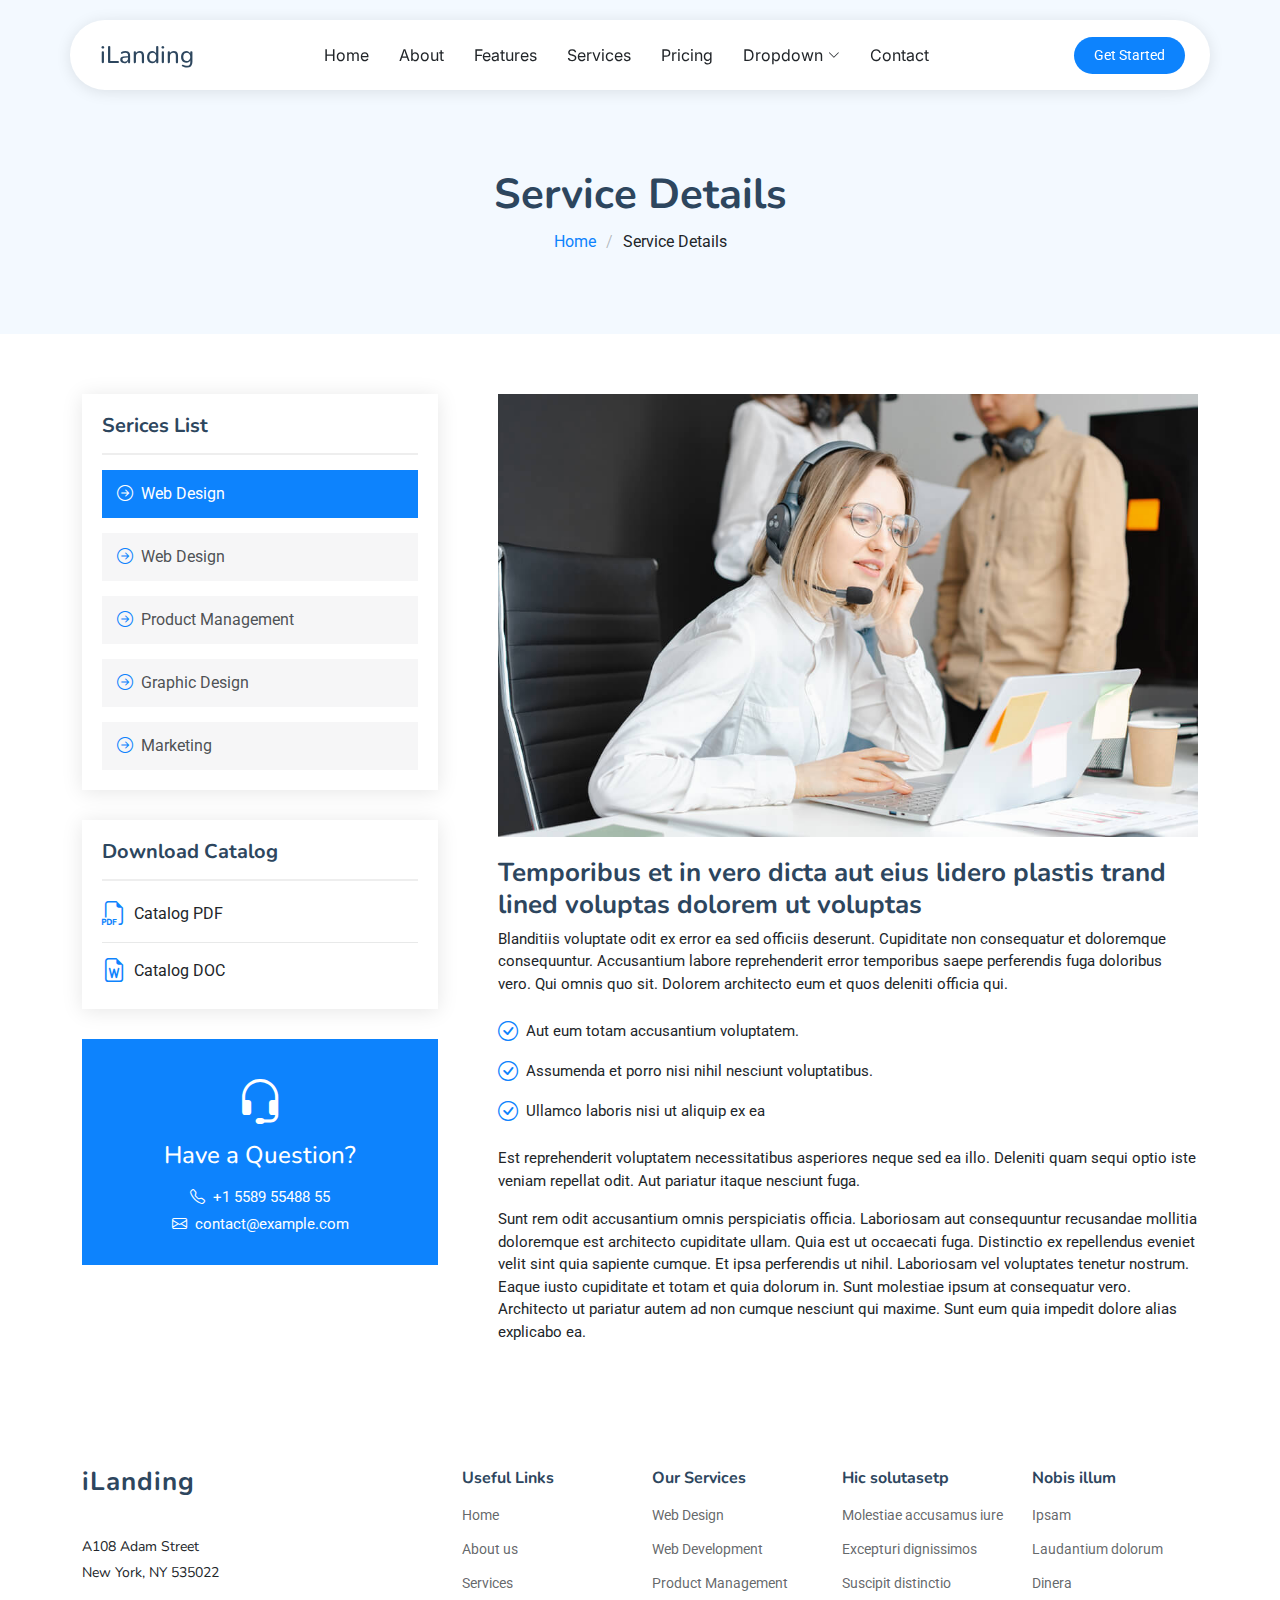
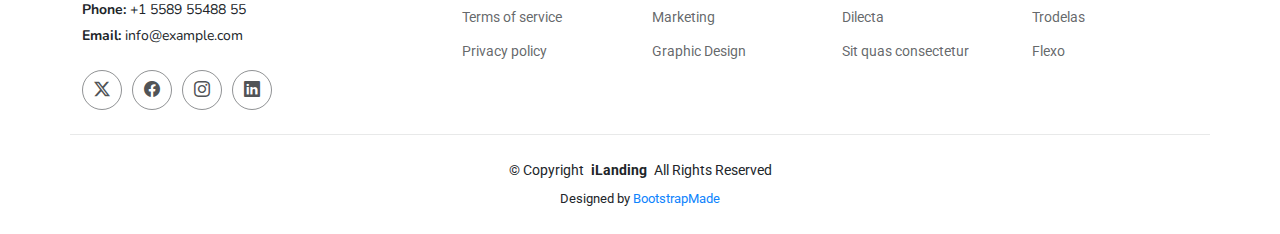
<file: service-details.html>
<!DOCTYPE html>
<html lang="en">

<head>
  <meta charset="utf-8">
  <meta content="width=device-width, initial-scale=1.0" name="viewport">
  <title>Service Details - iLanding Bootstrap Template</title>
  <meta name="description" content="">
  <meta name="keywords" content="">

  <!-- Favicons -->
  <link href="assets/img/favicon.png" rel="icon">
  <link href="assets/img/apple-touch-icon.png" rel="apple-touch-icon">

  <!-- Fonts -->
  <link href="https://fonts.googleapis.com" rel="preconnect">
  <link href="https://fonts.gstatic.com" rel="preconnect" crossorigin>
  <link href="https://fonts.googleapis.com/css2?family=Roboto:ital,wght@0,100;0,300;0,400;0,500;0,700;0,900;1,100;1,300;1,400;1,500;1,700;1,900&family=Inter:wght@100;200;300;400;500;600;700;800;900&family=Nunito:ital,wght@0,200;0,300;0,400;0,500;0,600;0,700;0,800;0,900;1,200;1,300;1,400;1,500;1,600;1,700;1,800;1,900&display=swap" rel="stylesheet">

  <!-- Vendor CSS Files -->
  <link href="assets/vendor/bootstrap/css/bootstrap.min.css" rel="stylesheet">
  <link href="assets/vendor/bootstrap-icons/bootstrap-icons.css" rel="stylesheet">
  <link href="assets/vendor/aos/aos.css" rel="stylesheet">
  <link href="assets/vendor/glightbox/css/glightbox.min.css" rel="stylesheet">
  <link href="assets/vendor/swiper/swiper-bundle.min.css" rel="stylesheet">

  <!-- Main CSS File -->
  <link href="assets/css/main.css" rel="stylesheet">

  <!-- =======================================================
  * Template Name: iLanding
  * Template URL: https://bootstrapmade.com/ilanding-bootstrap-landing-page-template/
  * Updated: Nov 12 2024 with Bootstrap v5.3.3
  * Author: BootstrapMade.com
  * License: https://bootstrapmade.com/license/
  ======================================================== -->
</head>

<body class="service-details-page">

  <header id="header" class="header d-flex align-items-center fixed-top">
    <div class="header-container container-fluid container-xl position-relative d-flex align-items-center justify-content-between">

      <a href="index.html" class="logo d-flex align-items-center me-auto me-xl-0">
        <!-- Uncomment the line below if you also wish to use an image logo -->
        <!-- <img src="assets/img/logo.png" alt=""> -->
        <h1 class="sitename">iLanding</h1>
      </a>

      <nav id="navmenu" class="navmenu">
        <ul>
          <li><a href="#hero">Home</a></li>
          <li><a href="#about">About</a></li>
          <li><a href="#features">Features</a></li>
          <li><a href="#services">Services</a></li>
          <li><a href="#pricing">Pricing</a></li>
          <li class="dropdown"><a href="#"><span>Dropdown</span> <i class="bi bi-chevron-down toggle-dropdown"></i></a>
            <ul>
              <li><a href="#">Dropdown 1</a></li>
              <li class="dropdown"><a href="#"><span>Deep Dropdown</span> <i class="bi bi-chevron-down toggle-dropdown"></i></a>
                <ul>
                  <li><a href="#">Deep Dropdown 1</a></li>
                  <li><a href="#">Deep Dropdown 2</a></li>
                  <li><a href="#">Deep Dropdown 3</a></li>
                  <li><a href="#">Deep Dropdown 4</a></li>
                  <li><a href="#">Deep Dropdown 5</a></li>
                </ul>
              </li>
              <li><a href="#">Dropdown 2</a></li>
              <li><a href="#">Dropdown 3</a></li>
              <li><a href="#">Dropdown 4</a></li>
            </ul>
          </li>
          <li><a href="#contact">Contact</a></li>
        </ul>
        <i class="mobile-nav-toggle d-xl-none bi bi-list"></i>
      </nav>

      <a class="btn-getstarted" href="index.html#about">Get Started</a>

    </div>
  </header>

  <main class="main">

    <!-- Page Title -->
    <div class="page-title light-background">
      <div class="container">
        <h1>Service Details</h1>
        <nav class="breadcrumbs">
          <ol>
            <li><a href="index.html">Home</a></li>
            <li class="current">Service Details</li>
          </ol>
        </nav>
      </div>
    </div><!-- End Page Title -->

    <!-- Service Details Section -->
    <section id="service-details" class="service-details section">

      <div class="container">

        <div class="row gy-5">

          <div class="col-lg-4" data-aos="fade-up" data-aos-delay="100">

            <div class="service-box">
              <h4>Serices List</h4>
              <div class="services-list">
                <a href="#" class="active"><i class="bi bi-arrow-right-circle"></i><span>Web Design</span></a>
                <a href="#"><i class="bi bi-arrow-right-circle"></i><span>Web Design</span></a>
                <a href="#"><i class="bi bi-arrow-right-circle"></i><span>Product Management</span></a>
                <a href="#"><i class="bi bi-arrow-right-circle"></i><span>Graphic Design</span></a>
                <a href="#"><i class="bi bi-arrow-right-circle"></i><span>Marketing</span></a>
              </div>
            </div><!-- End Services List -->

            <div class="service-box">
              <h4>Download Catalog</h4>
              <div class="download-catalog">
                <a href="#"><i class="bi bi-filetype-pdf"></i><span>Catalog PDF</span></a>
                <a href="#"><i class="bi bi-file-earmark-word"></i><span>Catalog DOC</span></a>
              </div>
            </div><!-- End Services List -->

            <div class="help-box d-flex flex-column justify-content-center align-items-center">
              <i class="bi bi-headset help-icon"></i>
              <h4>Have a Question?</h4>
              <p class="d-flex align-items-center mt-2 mb-0"><i class="bi bi-telephone me-2"></i> <span>+1 5589 55488 55</span></p>
              <p class="d-flex align-items-center mt-1 mb-0"><i class="bi bi-envelope me-2"></i> <a href="mailto:contact@example.com">contact@example.com</a></p>
            </div>

          </div>

          <div class="col-lg-8 ps-lg-5" data-aos="fade-up" data-aos-delay="200">
            <img src="assets/img/services.jpg" alt="" class="img-fluid services-img">
            <h3>Temporibus et in vero dicta aut eius lidero plastis trand lined voluptas dolorem ut voluptas</h3>
            <p>
              Blanditiis voluptate odit ex error ea sed officiis deserunt. Cupiditate non consequatur et doloremque consequuntur. Accusantium labore reprehenderit error temporibus saepe perferendis fuga doloribus vero. Qui omnis quo sit. Dolorem architecto eum et quos deleniti officia qui.
            </p>
            <ul>
              <li><i class="bi bi-check-circle"></i> <span>Aut eum totam accusantium voluptatem.</span></li>
              <li><i class="bi bi-check-circle"></i> <span>Assumenda et porro nisi nihil nesciunt voluptatibus.</span></li>
              <li><i class="bi bi-check-circle"></i> <span>Ullamco laboris nisi ut aliquip ex ea</span></li>
            </ul>
            <p>
              Est reprehenderit voluptatem necessitatibus asperiores neque sed ea illo. Deleniti quam sequi optio iste veniam repellat odit. Aut pariatur itaque nesciunt fuga.
            </p>
            <p>
              Sunt rem odit accusantium omnis perspiciatis officia. Laboriosam aut consequuntur recusandae mollitia doloremque est architecto cupiditate ullam. Quia est ut occaecati fuga. Distinctio ex repellendus eveniet velit sint quia sapiente cumque. Et ipsa perferendis ut nihil. Laboriosam vel voluptates tenetur nostrum. Eaque iusto cupiditate et totam et quia dolorum in. Sunt molestiae ipsum at consequatur vero. Architecto ut pariatur autem ad non cumque nesciunt qui maxime. Sunt eum quia impedit dolore alias explicabo ea.
            </p>
          </div>

        </div>

      </div>

    </section><!-- /Service Details Section -->

  </main>

  <footer id="footer" class="footer">

    <div class="container footer-top">
      <div class="row gy-4">
        <div class="col-lg-4 col-md-6 footer-about">
          <a href="index.html" class="logo d-flex align-items-center">
            <span class="sitename">iLanding</span>
          </a>
          <div class="footer-contact pt-3">
            <p>A108 Adam Street</p>
            <p>New York, NY 535022</p>
            <p class="mt-3"><strong>Phone:</strong> <span>+1 5589 55488 55</span></p>
            <p><strong>Email:</strong> <span>info@example.com</span></p>
          </div>
          <div class="social-links d-flex mt-4">
            <a href=""><i class="bi bi-twitter-x"></i></a>
            <a href=""><i class="bi bi-facebook"></i></a>
            <a href=""><i class="bi bi-instagram"></i></a>
            <a href=""><i class="bi bi-linkedin"></i></a>
          </div>
        </div>

        <div class="col-lg-2 col-md-3 footer-links">
          <h4>Useful Links</h4>
          <ul>
            <li><a href="#">Home</a></li>
            <li><a href="#">About us</a></li>
            <li><a href="#">Services</a></li>
            <li><a href="#">Terms of service</a></li>
            <li><a href="#">Privacy policy</a></li>
          </ul>
        </div>

        <div class="col-lg-2 col-md-3 footer-links">
          <h4>Our Services</h4>
          <ul>
            <li><a href="#">Web Design</a></li>
            <li><a href="#">Web Development</a></li>
            <li><a href="#">Product Management</a></li>
            <li><a href="#">Marketing</a></li>
            <li><a href="#">Graphic Design</a></li>
          </ul>
        </div>

        <div class="col-lg-2 col-md-3 footer-links">
          <h4>Hic solutasetp</h4>
          <ul>
            <li><a href="#">Molestiae accusamus iure</a></li>
            <li><a href="#">Excepturi dignissimos</a></li>
            <li><a href="#">Suscipit distinctio</a></li>
            <li><a href="#">Dilecta</a></li>
            <li><a href="#">Sit quas consectetur</a></li>
          </ul>
        </div>

        <div class="col-lg-2 col-md-3 footer-links">
          <h4>Nobis illum</h4>
          <ul>
            <li><a href="#">Ipsam</a></li>
            <li><a href="#">Laudantium dolorum</a></li>
            <li><a href="#">Dinera</a></li>
            <li><a href="#">Trodelas</a></li>
            <li><a href="#">Flexo</a></li>
          </ul>
        </div>

      </div>
    </div>

    <div class="container copyright text-center mt-4">
      <p>© <span>Copyright</span> <strong class="px-1 sitename">iLanding</strong> <span>All Rights Reserved</span></p>
      <div class="credits">
        <!-- All the links in the footer should remain intact. -->
        <!-- You can delete the links only if you've purchased the pro version. -->
        <!-- Licensing information: https://bootstrapmade.com/license/ -->
        <!-- Purchase the pro version with working PHP/AJAX contact form: [buy-url] -->
        Designed by <a href="https://bootstrapmade.com/">BootstrapMade</a>
      </div>
    </div>

  </footer>

  <!-- Scroll Top -->
  <a href="#" id="scroll-top" class="scroll-top d-flex align-items-center justify-content-center"><i class="bi bi-arrow-up-short"></i></a>

  <!-- Vendor JS Files -->
  <script src="assets/vendor/bootstrap/js/bootstrap.bundle.min.js"></script>
  <script src="assets/vendor/php-email-form/validate.js"></script>
  <script src="assets/vendor/aos/aos.js"></script>
  <script src="assets/vendor/glightbox/js/glightbox.min.js"></script>
  <script src="assets/vendor/swiper/swiper-bundle.min.js"></script>
  <script src="assets/vendor/purecounter/purecounter_vanilla.js"></script>

  <!-- Main JS File -->
  <script src="assets/js/main.js"></script>

</body>

</html>
</file>
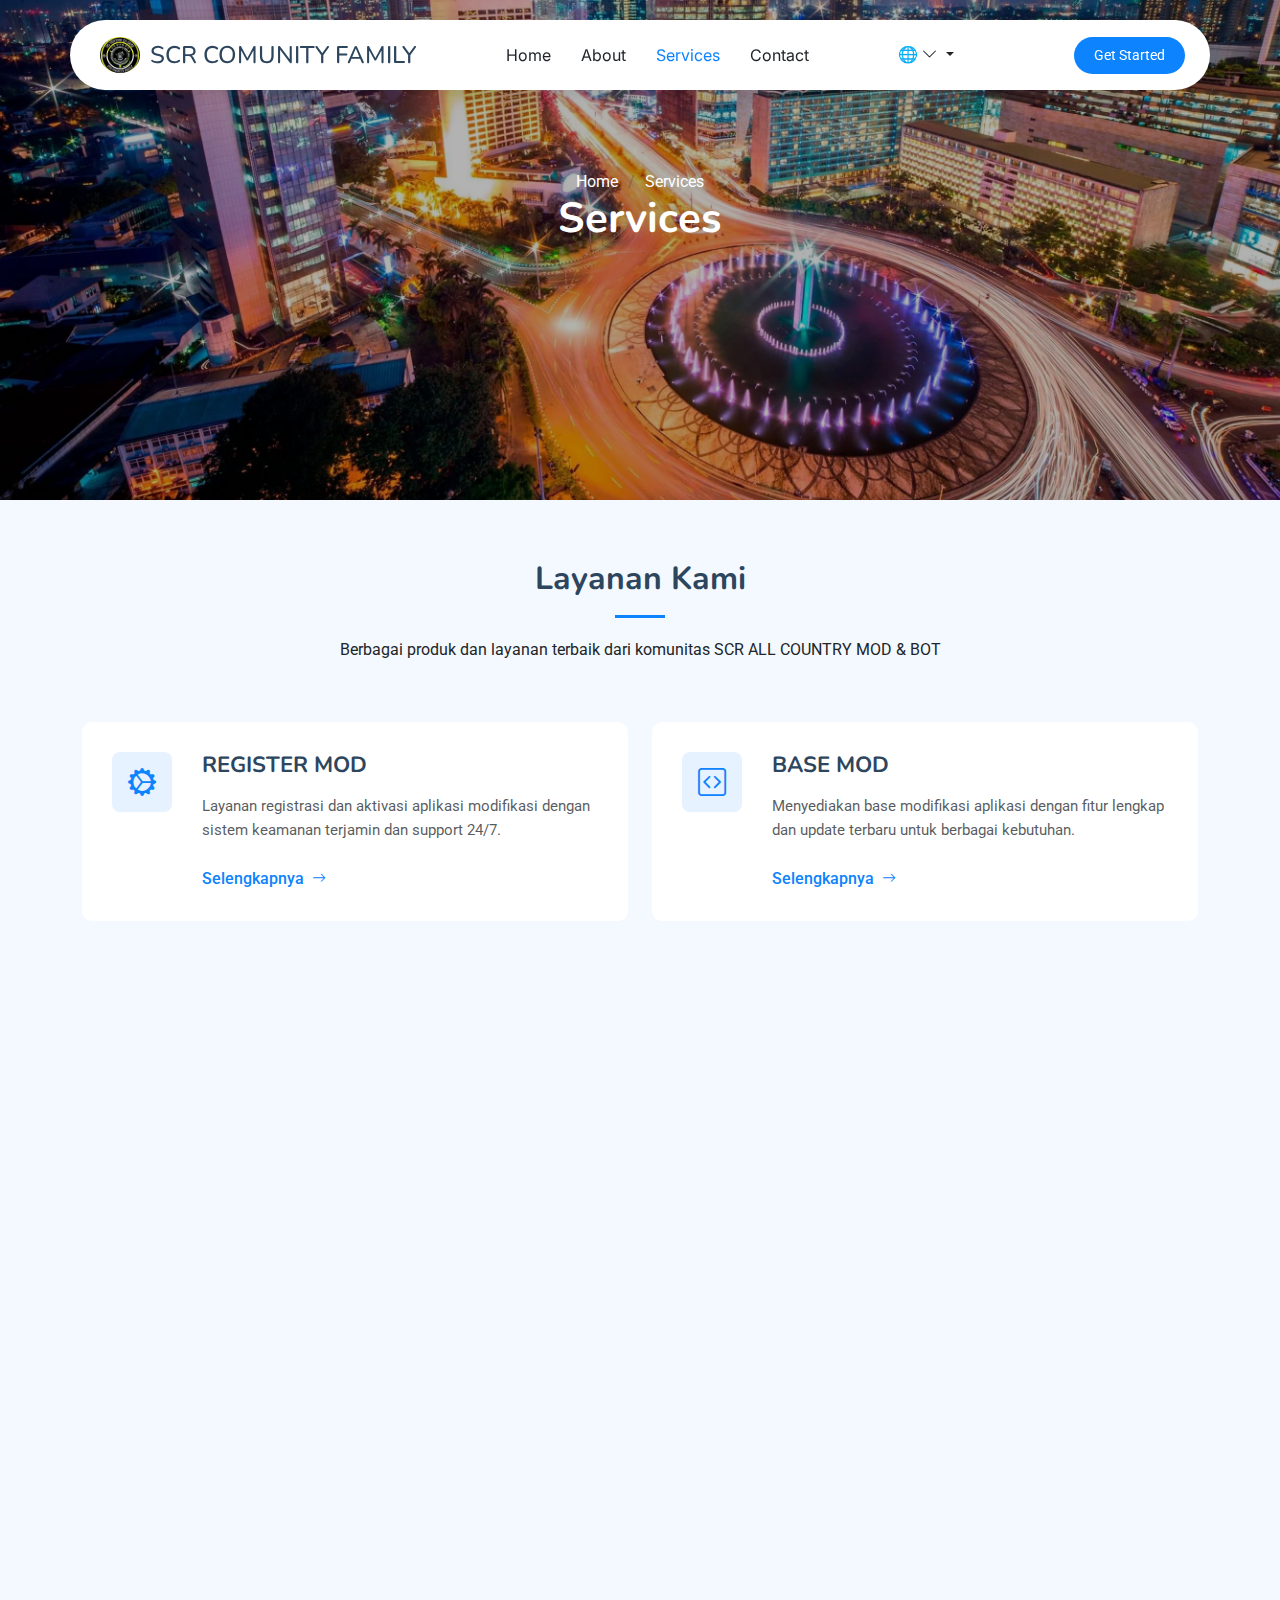
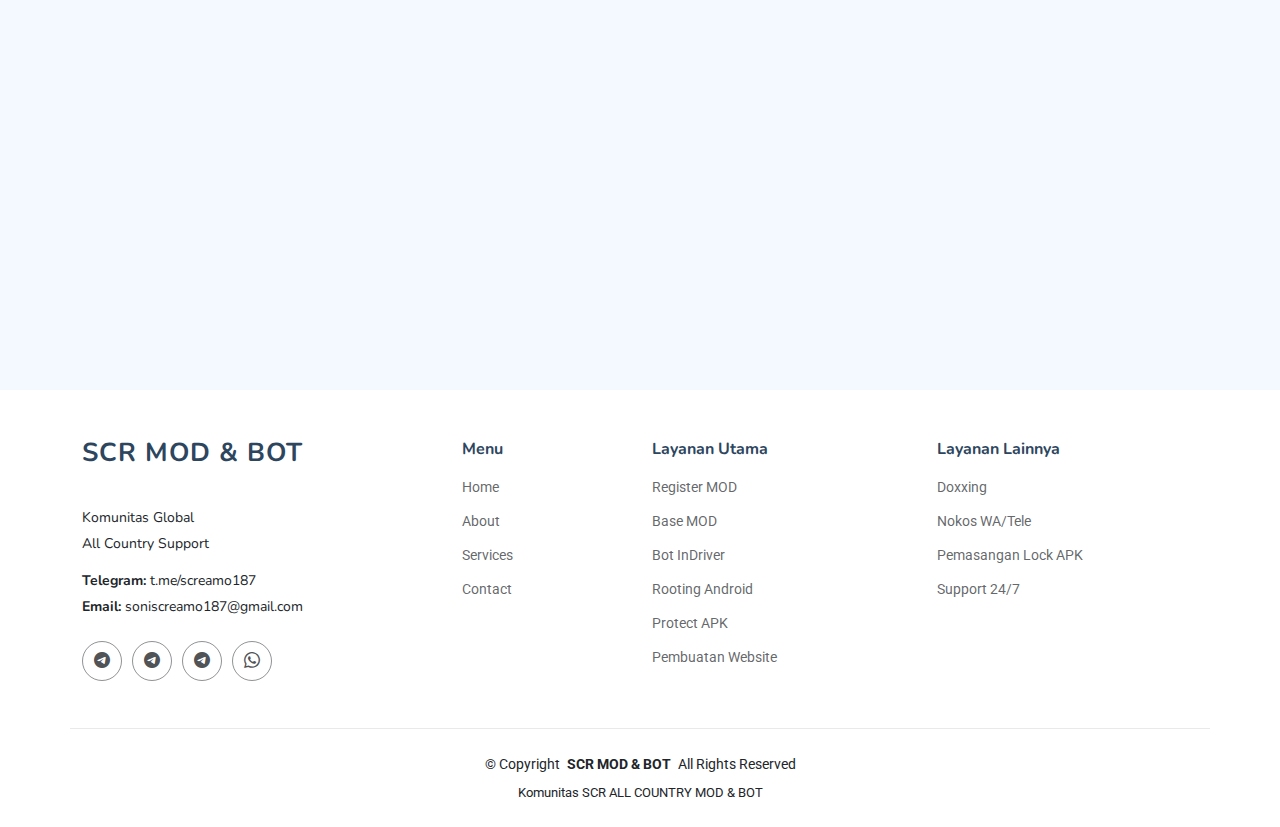
<file: services.html>
<!doctype html>
<html lang="en">
  <head>
    <meta charset="utf-8" />
    <meta content="width=device-width, initial-scale=1.0" name="viewport" />
    <title>Services - iLanding Bootstrap Template</title>
    <link href="assets/img/scrlogo.jpeg" rel="icon" />
    <link
      href="https://fonts.googleapis.com/css2?family=Roboto:ital,wght@0,100;0,300;0,400;0,500;0,700;0,900;1,100;1,300;1,400;1,500;1,700;1,900&family=Inter:wght@100;200;300;400;500;600;700;800;900&family=Nunito:ital,wght@0,200;0,300;0,400;0,500;0,600;0,700;0,800;0,900;1,200;1,300;1,400;1,500;1,600;1,700;1,800;1,900&display=swap"
      rel="stylesheet"
    />
    <link
      href="assets/vendor/bootstrap/css/bootstrap.min.css"
      rel="stylesheet"
    />
    <link
      href="assets/vendor/bootstrap-icons/bootstrap-icons.css"
      rel="stylesheet"
    />
    <link href="assets/vendor/aos/aos.css" rel="stylesheet" />
    <link
      href="assets/vendor/glightbox/css/glightbox.min.css"
      rel="stylesheet"
    />
    <link href="assets/vendor/swiper/swiper-bundle.min.css" rel="stylesheet" />
    <link href="assets/css/main.css" rel="stylesheet" />
  </head>

  <body class="services-page">
    <header id="header" class="header d-flex align-items-center fixed-top">
      <div
        class="header-container container-fluid container-xl position-relative d-flex align-items-center justify-content-between"
      >
        <a
          href="index.html"
          class="logo d-flex align-items-center me-auto me-xl-0"
        >
          <img
            src="assets/img/scrlogo.jpeg"
            alt="SCR Logo"
            style="
              height: 40px;
              width: 40px;
              border-radius: 50%;
              object-fit: cover;
              margin-right: 10px;
            "
          />
          <h1 class="sitename">SCR COMUNITY FAMILY</h1>
        </a>
        <nav id="navmenu" class="navmenu">
          <ul>
            <li><a href="index.html">Home</a></li>
            <li><a href="about.html">About</a></li>
            <li><a href="services.html" class="active">Services</a></li>
            <li><a href="contact.html">Contact</a></li>
            <li class="d-xl-none">
              <a href="services.html" class="btn-getstarted-mobile"
                >Get Started</a
              >
            </li>
          </ul>
          <i class="mobile-nav-toggle d-xl-none bi bi-list"></i>
        </nav>

        <div class="dropdown" style="margin-right: 15px">
          <a
            href="#"
            class="dropdown-toggle"
            style="text-decoration: none; color: inherit"
          >
            <span>🌐</span> <i class="bi bi-chevron-down"></i>
          </a>
          <ul class="dropdown-menu">
            <li>
              <a class="dropdown-item" href="#" onclick="changeLanguage('en')"
                >🇺🇸 English</a
              >
            </li>
            <li>
              <a class="dropdown-item" href="#" onclick="changeLanguage('id')"
                >🇮🇩 Indonesia</a
              >
            </li>
            <li>
              <a class="dropdown-item" href="#" onclick="changeLanguage('es')"
                >🇪🇸 Español</a
              >
            </li>
            <li>
              <a class="dropdown-item" href="#" onclick="changeLanguage('ar')"
                >🇲🇦 العربية</a
              >
            </li>
            <li>
              <a class="dropdown-item" href="#" onclick="changeLanguage('ur')"
                >🇵🇰 اردو</a
              >
            </li>
            <li>
              <a class="dropdown-item" href="#" onclick="changeLanguage('ms')"
                >🇲🇾 Bahasa Malaysia</a
              >
            </li>
          </ul>
        </div>

        <style>
          .dropdown:hover .dropdown-menu {
            display: block;
          }
          .dropdown-menu {
            display: none;
          }
          @media (max-width: 768px) {
            .sitename {
              font-size: 0.9rem !important;
            }
          }
          @media (max-width: 1199px) {
            .btn-getstarted {
              display: none !important;
            }
          }
          .btn-getstarted-mobile {
            background: var(--accent-color, #007bff);
            color: white;
            padding: 8px 16px;
            border-radius: 4px;
            text-decoration: none;
            font-weight: 500;
            margin-top: 10px;
            display: inline-block;
          }
          .page-title {
            background-image: url("assets/img/bunderanhi2.webp");
            background-size: cover;
            background-position: center center;
            background-repeat: no-repeat;
            position: relative;
            min-height: 400px;
          }
          @media (min-width: 768px) {
            .page-title {
              background-size: cover;
              min-height: 500px;
            }
          }
          .page-title::before {
            content: "";
            position: absolute;
            top: 0;
            left: 0;
            right: 0;
            bottom: 0;
            background: rgba(0, 0, 0, 0.3);
            z-index: 1;
          }
          .page-title .container {
            position: relative;
            z-index: 2;
            color: white;
          }
          .page-title h1,
          .page-title .breadcrumbs a,
          .page-title .breadcrumbs .current {
            color: white !important;
          }
        </style>
        <a class="btn-getstarted" href="services.html">Get Started</a>
      </div>
    </header>

    <main class="main">
      <div class="page-title" data-aos="fade">
        <div class="container">
          <nav class="breadcrumbs">
            <ol>
              <li><a href="index.html">Home</a></li>
              <li class="current">Services</li>
            </ol>
          </nav>
          <h1>Services</h1>
        </div>
      </div>

      <!-- Services Section -->
      <section id="services" class="services section light-background">
        <!-- Section Title -->
        <div class="container section-title" data-aos="fade-up">
          <h2>Layanan Kami</h2>
          <p>
            Berbagai produk dan layanan terbaik dari komunitas SCR ALL COUNTRY
            MOD & BOT
          </p>
        </div>
        <!-- End Section Title -->

        <div class="container" data-aos="fade-up" data-aos-delay="100">
          <div class="row g-4">
            <div class="col-lg-6" data-aos="fade-up" data-aos-delay="100">
              <div class="service-card d-flex">
                <div class="icon flex-shrink-0">
                  <i class="bi bi-gear-wide-connected"></i>
                </div>
                <div>
                  <h3>REGISTER MOD</h3>
                  <p>
                    Layanan registrasi dan aktivasi aplikasi modifikasi dengan
                    sistem keamanan terjamin dan support 24/7.
                  </p>
                  <a href="#" class="read-more"
                    >Selengkapnya <i class="bi bi-arrow-right"></i
                  ></a>
                </div>
              </div>
            </div>
            <!-- End Service Card -->

            <div class="col-lg-6" data-aos="fade-up" data-aos-delay="200">
              <div class="service-card d-flex">
                <div class="icon flex-shrink-0">
                  <i class="bi bi-code-square"></i>
                </div>
                <div>
                  <h3>BASE MOD</h3>
                  <p>
                    Menyediakan base modifikasi aplikasi dengan fitur lengkap
                    dan update terbaru untuk berbagai kebutuhan.
                  </p>
                  <a href="#" class="read-more"
                    >Selengkapnya <i class="bi bi-arrow-right"></i
                  ></a>
                </div>
              </div>
            </div>
            <!-- End Service Card -->

            <div class="col-lg-6" data-aos="fade-up" data-aos-delay="300">
              <div class="service-card d-flex">
                <div class="icon flex-shrink-0">
                  <i class="bi bi-robot"></i>
                </div>
                <div>
                  <h3>BOT INDRIVER</h3>
                  <p>
                    Bot otomatis untuk aplikasi InDriver dengan fitur canggih
                    dan performa tinggi untuk memaksimalkan penghasilan.
                  </p>
                  <a href="#" class="read-more"
                    >Selengkapnya <i class="bi bi-arrow-right"></i
                  ></a>
                </div>
              </div>
            </div>
            <!-- End Service Card -->

            <div class="col-lg-6" data-aos="fade-up" data-aos-delay="400">
              <div class="service-card d-flex">
                <div class="icon flex-shrink-0">
                  <i class="bi bi-phone"></i>
                </div>
                <div>
                  <h3>ROOTING ANDROID</h3>
                  <p>
                    Layanan rooting perangkat Android dengan metode aman dan
                    terpercaya untuk akses penuh sistem.
                  </p>
                  <a href="#" class="read-more"
                    >Selengkapnya <i class="bi bi-arrow-right"></i
                  ></a>
                </div>
              </div>
            </div>
            <!-- End Service Card -->

            <div class="col-lg-6" data-aos="fade-up" data-aos-delay="500">
              <div class="service-card d-flex">
                <div class="icon flex-shrink-0">
                  <i class="bi bi-search"></i>
                </div>
                <div>
                  <h3>DOXXING</h3>
                  <p>
                    Layanan pencarian informasi digital dengan metode
                    profesional dan hasil akurat sesuai kebutuhan klien.
                  </p>
                  <a href="#" class="read-more"
                    >Selengkapnya <i class="bi bi-arrow-right"></i
                  ></a>
                </div>
              </div>
            </div>
            <!-- End Service Card -->

            <div class="col-lg-6" data-aos="fade-up" data-aos-delay="600">
              <div class="service-card d-flex">
                <div class="icon flex-shrink-0">
                  <i class="bi bi-whatsapp"></i>
                </div>
                <div>
                  <h3>NOKOS WA/TELE</h3>
                  <p>
                    Layanan pembuatan nomor kosong untuk WhatsApp dan Telegram
                    dengan berbagai negara pilihan.
                  </p>
                  <a href="#" class="read-more"
                    >Selengkapnya <i class="bi bi-arrow-right"></i
                  ></a>
                </div>
              </div>
            </div>
            <!-- End Service Card -->

            <div class="col-lg-6" data-aos="fade-up" data-aos-delay="700">
              <div class="service-card d-flex">
                <div class="icon flex-shrink-0">
                  <i class="bi bi-lock"></i>
                </div>
                <div>
                  <h3>PEMASANGAN LOCK APK</h3>
                  <p>
                    Instalasi sistem akses penguncian aplikasi untuk melindungi
                    orang tidak sembarang dapat mengakses apk<br /><br />Lock
                    yang di sediakan :<br />1. Lock Generator<br /><br />2. Lock
                    Server ( Coin sesuai Permintaan )
                  </p>
                  <a href="#" class="read-more"
                    >Selengkapnya <i class="bi bi-arrow-right"></i
                  ></a>
                </div>
              </div>
            </div>
            <!-- End Service Card -->

            <div class="col-lg-6" data-aos="fade-up" data-aos-delay="800">
              <div class="service-card d-flex">
                <div class="icon flex-shrink-0">
                  <i class="bi bi-shield-check"></i>
                </div>
                <div>
                  <h3>PROTECT APK</h3>
                  <p>
                    Layanan proteksi aplikasi dengan teknologi anti-reverse
                    engineering dan sistem keamanan berlapis.
                  </p>
                  <a href="#" class="read-more"
                    >Selengkapnya <i class="bi bi-arrow-right"></i
                  ></a>
                </div>
              </div>
            </div>
            <!-- End Service Card -->

            <div class="col-lg-6" data-aos="fade-up" data-aos-delay="900">
              <div class="service-card d-flex">
                <div class="icon flex-shrink-0">
                  <i class="bi bi-globe"></i>
                </div>
                <div>
                  <h3>PEMBUATAN WEBSITE</h3>
                  <p>
                    Layanan pembuatan website profesional dengan desain modern,
                    responsif, dan SEO friendly untuk bisnis Anda.
                  </p>
                  <a href="#" class="read-more"
                    >Selengkapnya <i class="bi bi-arrow-right"></i
                  ></a>
                </div>
              </div>
            </div>
            <!-- End Service Card -->
          </div>
        </div>
      </section>
      <!-- /Services Section -->
    </main>

    <footer id="footer" class="footer">
      <div class="container footer-top">
        <div class="row gy-4">
          <div class="col-lg-4 col-md-6 col-6 footer-about">
            <a href="index.html" class="logo d-flex align-items-center">
              <span class="sitename">SCR MOD & BOT</span>
            </a>
            <div class="footer-contact pt-3">
              <p>Komunitas Global</p>
              <p>All Country Support</p>
              <p class="mt-3">
                <strong>Telegram:</strong>
                <a
                  href="https://t.me/screamo187"
                  target="_blank"
                  style="color: inherit; text-decoration: none"
                  >t.me/screamo187</a
                >
              </p>
              <p>
                <strong>Email:</strong> <span>soniscreamo187@gmail.com</span>
              </p>
            </div>
            <div class="social-links d-flex mt-4">
              <a href="https://t.me/shopeep2p" target="_blank"
                ><i class="bi bi-telegram"></i
              ></a>
              <a href="https://t.me/InDRIVERNasional" target="_blank"
                ><i class="bi bi-telegram"></i
              ></a>
              <a href="https://t.me/scrindriverspainnational" target="_blank"
                ><i class="bi bi-telegram"></i
              ></a>
              <a href="https://wa.me/6285216328735" target="_blank"
                ><i class="bi bi-whatsapp"></i
              ></a>
            </div>
          </div>

          <div class="col-lg-2 col-md-3 col-6 footer-links">
            <h4>Menu</h4>
            <ul>
              <li><a href="index.html">Home</a></li>
              <li><a href="about.html">About</a></li>
              <li><a href="services.html">Services</a></li>
              <li><a href="contact.html">Contact</a></li>
            </ul>
          </div>

          <div class="col-lg-3 col-md-3 col-6 footer-links">
            <h4>Layanan Utama</h4>
            <ul>
              <li><a href="#">Register MOD</a></li>
              <li><a href="#">Base MOD</a></li>
              <li><a href="#">Bot InDriver</a></li>
              <li><a href="#">Rooting Android</a></li>
              <li><a href="#">Protect APK</a></li>
              <li><a href="#">Pembuatan Website</a></li>
            </ul>
          </div>

          <div class="col-lg-3 col-md-3 col-6 footer-links">
            <h4>Layanan Lainnya</h4>
            <ul>
              <li><a href="#">Doxxing</a></li>
              <li><a href="#">Nokos WA/Tele</a></li>
              <li><a href="#">Pemasangan Lock APK</a></li>
              <li><a href="#">Support 24/7</a></li>
            </ul>
          </div>
        </div>
      </div>

      <div class="container copyright text-center mt-4">
        <p>
          © <span>Copyright</span>
          <strong class="px-1 sitename">SCR MOD & BOT</strong>
          <span>All Rights Reserved</span>
        </p>
        <div class="credits">Komunitas SCR ALL COUNTRY MOD & BOT</div>
      </div>
    </footer>

    <!-- Scroll Top -->
    <a
      href="#"
      id="scroll-top"
      class="scroll-top d-flex align-items-center justify-content-center"
      ><i class="bi bi-arrow-up-short"></i
    ></a>

    <!-- Vendor JS Files -->
    <script src="assets/vendor/bootstrap/js/bootstrap.bundle.min.js"></script>
    <script src="assets/vendor/php-email-form/validate.js"></script>
    <script src="assets/vendor/aos/aos.js"></script>
    <script src="assets/vendor/glightbox/js/glightbox.min.js"></script>
    <script src="assets/vendor/swiper/swiper-bundle.min.js"></script>
    <script src="assets/vendor/purecounter/purecounter_vanilla.js"></script>

    <!-- Main JS File -->
    <script src="assets/js/main.js"></script>

    <script>
      function changeLanguage(lang) {
        localStorage.setItem("selectedLanguage", lang);

        const translations = {
          en: {
            home: "Home",
            about: "About",
            services: "Services",
            contact: "Contact",
            getStarted: "Get Started",
            servicesTitle: "Our Services",
            servicesDesc:
              "Various products and services from the SCR ALL COUNTRY MOD & BOT community",
            registerMod: "REGISTER MOD",
            registerModDesc:
              "Registration and activation services for modified applications with guaranteed security system and 24/7 support.",
            baseMod: "BASE MOD",
            baseModDesc:
              "Providing application modification base with complete features and latest updates for various needs.",
            botIndriver: "BOT INDRIVER",
            botIndriverDesc:
              "Automatic bot for InDriver application with advanced features and high performance to maximize earnings.",
            rootingAndroid: "ROOTING ANDROID",
            rootingAndroidDesc:
              "Android device rooting service with safe and trusted methods for full system access.",
            doxxing: "DOXXING",
            doxxingDesc:
              "Digital information search service with professional methods and accurate results according to client needs.",
            nokosWaTele: "NOKOS WA/TELE",
            nokosWaTeleDesc:
              "Empty number creation service for WhatsApp and Telegram with various country options.",
            lockApk: "LOCK APK INSTALLATION",
            lockApkDesc:
              "Installation of application access locking system to protect people from unauthorized access to apk<br><br>Available Locks:<br>1. Lock Generator<br><br>2. Lock Server (Coins as Requested)",
            protectApk: "PROTECT APK",
            protectApkDesc:
              "Application protection service with anti-reverse engineering technology and layered security system.",
            websiteCreation: "WEBSITE CREATION",
            websiteCreationDesc:
              "Professional website creation service with modern, responsive design and SEO friendly for your business.",
          },
          id: {
            home: "Home",
            about: "About",
            services: "Services",
            contact: "Contact",
            getStarted: "Get Started",
            servicesTitle: "Layanan Kami",
            servicesDesc:
              "Berbagai produk dan layanan terbaik dari komunitas SCR ALL COUNTRY MOD & BOT",
            registerMod: "REGISTER MOD",
            registerModDesc:
              "Layanan registrasi dan aktivasi aplikasi modifikasi dengan sistem keamanan terjamin dan support 24/7.",
            baseMod: "BASE MOD",
            baseModDesc:
              "Menyediakan base modifikasi aplikasi dengan fitur lengkap dan update terbaru untuk berbagai kebutuhan.",
            botIndriver: "BOT INDRIVER",
            botIndriverDesc:
              "Bot otomatis untuk aplikasi InDriver dengan fitur canggih dan performa tinggi untuk memaksimalkan penghasilan.",
            rootingAndroid: "ROOTING ANDROID",
            rootingAndroidDesc:
              "Layanan rooting perangkat Android dengan metode aman dan terpercaya untuk akses penuh sistem.",
            doxxing: "DOXXING",
            doxxingDesc:
              "Layanan pencarian informasi digital dengan metode profesional dan hasil akurat sesuai kebutuhan klien.",
            nokosWaTele: "NOKOS WA/TELE",
            nokosWaTeleDesc:
              "Layanan pembuatan nomor kosong untuk WhatsApp dan Telegram dengan berbagai negara pilihan.",
            lockApk: "PEMASANGAN LOCK APK",
            lockApkDesc:
              "Instalasi sistem akses penguncian aplikasi untuk melindungi orang tidak sembarang dapat mengakses apk<br><br>Lock yang di sediakan :<br>1. Lock Generator<br><br>2. Lock Server ( Coin sesuai Permintaan )",
            protectApk: "PROTECT APK",
            protectApkDesc:
              "Layanan proteksi aplikasi dengan teknologi anti-reverse engineering dan sistem keamanan berlapis.",
            websiteCreation: "PEMBUATAN WEBSITE",
            websiteCreationDesc:
              "Layanan pembuatan website profesional dengan desain modern, responsif, dan SEO friendly untuk bisnis Anda.",
          },
          es: {
            home: "Inicio",
            about: "Acerca de",
            services: "Servicios",
            contact: "Contacto",
            getStarted: "Comenzar",
            servicesTitle: "Nuestros Servicios",
            servicesDesc:
              "Varios productos y servicios de la comunidad SCR ALL COUNTRY MOD & BOT",
            registerMod: "REGISTER MOD",
            registerModDesc:
              "Servicios de registro y activación para aplicaciones modificadas con sistema de seguridad garantizado y soporte 24/7.",
            baseMod: "BASE MOD",
            baseModDesc:
              "Proporcionando base de modificación de aplicaciones con características completas y últimas actualizaciones para varias necesidades.",
            botIndriver: "BOT INDRIVER",
            botIndriverDesc:
              "Bot automático para aplicación InDriver con características avanzadas y alto rendimiento para maximizar ganancias.",
            rootingAndroid: "ROOTING ANDROID",
            rootingAndroidDesc:
              "Servicio de rooting de dispositivos Android con métodos seguros y confiables para acceso completo al sistema.",
            doxxing: "DOXXING",
            doxxingDesc:
              "Servicio de búsqueda de información digital con métodos profesionales y resultados precisos según las necesidades del cliente.",
            nokosWaTele: "NOKOS WA/TELE",
            nokosWaTeleDesc:
              "Servicio de creación de números vacíos para WhatsApp y Telegram con varias opciones de país.",
            lockApk: "INSTALACIÓN LOCK APK",
            lockApkDesc:
              "Instalación de sistema de bloqueo de acceso a aplicaciones para proteger que las personas no puedan acceder arbitrariamente a apk<br><br>Bloqueos disponibles:<br>1. Generador de Bloqueo<br><br>2. Servidor de Bloqueo (Monedas según solicitud)",
            protectApk: "PROTECT APK",
            protectApkDesc:
              "Servicio de protección de aplicaciones con tecnología anti-ingeniería inversa y sistema de seguridad en capas.",
            websiteCreation: "CREACIÓN DE SITIOS WEB",
            websiteCreationDesc:
              "Servicio profesional de creación de sitios web con diseño moderno, responsivo y SEO friendly para su negocio.",
          },
          ar: {
            home: "الرئيسية",
            about: "حول",
            services: "الخدمات",
            contact: "اتصل",
            getStarted: "ابدأ الآن",
            servicesTitle: "خدماتنا",
            servicesDesc:
              "منتجات وخدمات مختلفة من مجتمع SCR ALL COUNTRY MOD & BOT",
            registerMod: "REGISTER MOD",
            registerModDesc:
              "خدمات التسجيل والتفعيل للتطبيقات المعدلة مع نظام أمان مضمون ودعم 24/7.",
            baseMod: "BASE MOD",
            baseModDesc:
              "توفير قاعدة تعديل التطبيقات مع ميزات كاملة وأحدث التحديثات لمختلف الاحتياجات.",
            botIndriver: "BOT INDRIVER",
            botIndriverDesc:
              "بوت أوتوماتيكي لتطبيق InDriver مع ميزات متقدمة وأداء عالي لتعظيم الأرباح.",
            rootingAndroid: "ROOTING ANDROID",
            rootingAndroidDesc:
              "خدمة عمل روت لأجهزة الأندرويد بطرق آمنة وموثوقة للوصول الكامل للنظام.",
            doxxing: "DOXXING",
            doxxingDesc:
              "خدمة البحث عن المعلومات الرقمية بطرق مهنية ونتائج دقيقة حسب احتياجات العميل.",
            nokosWaTele: "NOKOS WA/TELE",
            nokosWaTeleDesc:
              "خدمة إنشاء أرقام فارغة لواتساب وتيليجرام مع خيارات بلدان مختلفة.",
            lockApk: "تركيب LOCK APK",
            lockApkDesc:
              "تركيب نظام قفل الوصول للتطبيقات لحماية الأشخاص من الوصول العشوائي إلى apk<br><br>الأقفال المتوفرة:<br>1. مولد القفل<br><br>2. خادم القفل (العملات حسب الطلب)",
            protectApk: "PROTECT APK",
            protectApkDesc:
              "خدمة حماية التطبيقات بتقنية مضادة للهندسة العكسية ونظام أمان متعدد الطبقات.",
            websiteCreation: "إنشاء المواقع الإلكترونية",
            websiteCreationDesc:
              "خدمة إنشاء مواقع إلكترونية احترافية بتصميم عصري ومتجاوب وصديق لمحركات البحث لأعمالك.",
          },
          ur: {
            home: "ہوم",
            about: "کے بارے میں",
            services: "خدمات",
            contact: "رابطہ",
            getStarted: "شروع کریں",
            servicesTitle: "ہماری خدمات",
            servicesDesc:
              "SCR ALL COUNTRY MOD & BOT کمیونٹی سے مختلف پروڈکٹس اور بہترین سروسز",
            registerMod: "REGISTER MOD",
            registerModDesc:
              "موڈیفائی شدہ ایپلیکیشنز کے لیے رجسٹریشن اور ایکٹیویشن سروسز محفوظ سیکیورٹی سسٹم اور 24/7 سپورٹ کے ساتھ۔",
            baseMod: "BASE MOD",
            baseModDesc:
              "مختلف ضروریات کے لیے مکمل فیچرز اور تازہ ترین اپڈیٹس کے ساتھ ایپلیکیشن موڈیفیکیشن بیس فراہم کرنا۔",
            botIndriver: "BOT INDRIVER",
            botIndriverDesc:
              "InDriver ایپلیکیشن کے لیے خودکار بوٹ جدید فیچرز اور اعلیٰ کارکردگی کے ساتھ آمدنی بڑھانے کے لیے۔",
            rootingAndroid: "ROOTING ANDROID",
            rootingAndroidDesc:
              "مکمل سسٹم رسائی کے لیے محفوظ اور قابل اعتماد طریقوں کے ساتھ Android ڈیوائس روٹنگ سروس۔",
            doxxing: "DOXXING",
            doxxingDesc:
              "کلائنٹ کی ضروریات کے مطابق پیشہ ورانہ طریقوں اور ٹھیک نتائج کے ساتھ ڈیجیٹل معلومات کی تلاش کی سروس۔",
            nokosWaTele: "NOKOS WA/TELE",
            nokosWaTeleDesc:
              "مختلف ممالک کے اختیارات کے ساتھ WhatsApp اور Telegram کے لیے خالی نمبر بنانے کی سروس۔",
            lockApk: "LOCK APK انسٹالیشن",
            lockApkDesc:
              "ایپلیکیشن رسائی لاک سسٹم کی انسٹالیشن تاکہ لوگ بے قابو apk تک رسائی نہ حاصل کر سکیں<br><br>دستیاب لاکس:<br>1. لاک جنریٹر<br><br>2. لاک سرور (سکے درخواست کے مطابق)",
            protectApk: "PROTECT APK",
            protectApkDesc:
              "anti-reverse engineering ٹیکنالوجی اور لیئرڈ سیکیورٹی سسٹم کے ساتھ ایپلیکیشن پروٹیکشن سروس۔",
            websiteCreation: "ویب سائٹ بنانا",
            websiteCreationDesc:
              "جدید ڈیزائن، ریسپانسو اور SEO فرینڈلی کے ساتھ پیشہ ورانہ ویب سائٹ بنانے کی سروس آپ کے بزنس کے لیے۔",
          },
          ms: {
            home: "Utama",
            about: "Tentang",
            services: "Perkhidmatan",
            contact: "Hubungi",
            getStarted: "Mula",
            servicesTitle: "Perkhidmatan Kami",
            servicesDesc:
              "Pelbagai produk dan perkhidmatan terbaik dari komuniti SCR ALL COUNTRY MOD & BOT",
            registerMod: "REGISTER MOD",
            registerModDesc:
              "Perkhidmatan pendaftaran dan pengaktifan untuk aplikasi yang diubahsuai dengan sistem keselamatan terjamin dan sokongan 24/7.",
            baseMod: "BASE MOD",
            baseModDesc:
              "Menyediakan asas pengubahsuaian aplikasi dengan ciri lengkap dan kemas kini terkini untuk pelbagai keperluan.",
            botIndriver: "BOT INDRIVER",
            botIndriverDesc:
              "Bot automatik untuk aplikasi InDriver dengan ciri canggih dan prestasi tinggi untuk memaksimumkan pendapatan.",
            rootingAndroid: "ROOTING ANDROID",
            rootingAndroidDesc:
              "Perkhidmatan rooting peranti Android dengan kaedah selamat dan dipercayai untuk akses penuh sistem.",
            doxxing: "DOXXING",
            doxxingDesc:
              "Perkhidmatan pencarian maklumat digital dengan kaedah profesional dan hasil tepat mengikut keperluan klien.",
            nokosWaTele: "NOKOS WA/TELE",
            nokosWaTeleDesc:
              "Perkhidmatan penciptaan nombor kosong untuk WhatsApp dan Telegram dengan pelbagai pilihan negara.",
            lockApk: "PEMASANGAN LOCK APK",
            lockApkDesc:
              "Pemasangan sistem kunci akses aplikasi untuk melindungi orang daripada mengakses apk secara sembarangan<br><br>Kunci yang disediakan:<br>1. Penjana Kunci<br><br>2. Pelayan Kunci (Syiling mengikut Permintaan)",
            protectApk: "PROTECT APK",
            protectApkDesc:
              "Perkhidmatan perlindungan aplikasi dengan teknologi anti-reverse engineering dan sistem keselamatan berlapis.",
            websiteCreation: "PEMBINAAN LAMAN WEB",
            websiteCreationDesc:
              "Perkhidmatan pembinaan laman web profesional dengan reka bentuk moden, responsif dan mesra SEO untuk perniagaan anda.",
          },
        };

        const t = translations[lang];
        if (t) {
          const navLinks = document.querySelectorAll("#navmenu a");
          if (navLinks[0]) navLinks[0].textContent = t.home;
          if (navLinks[1]) navLinks[1].textContent = t.about;
          if (navLinks[2]) navLinks[2].textContent = t.services;
          if (navLinks[3]) navLinks[3].textContent = t.contact;

          document
            .querySelectorAll(".btn-getstarted, .btn-getstarted-mobile")
            .forEach((btn) => {
              btn.textContent = t.getStarted;
            });

          // Services page specific translations
          const sectionTitle = document.querySelector(".section-title h2");
          if (sectionTitle) sectionTitle.textContent = t.servicesTitle;

          const sectionDesc = document.querySelector(".section-title p");
          if (sectionDesc) sectionDesc.textContent = t.servicesDesc;

          const serviceCards = document.querySelectorAll(".service-card h3");
          if (serviceCards[0]) serviceCards[0].textContent = t.registerMod;
          if (serviceCards[1]) serviceCards[1].textContent = t.baseMod;
          if (serviceCards[2]) serviceCards[2].textContent = t.botIndriver;
          if (serviceCards[3]) serviceCards[3].textContent = t.rootingAndroid;
          if (serviceCards[4]) serviceCards[4].textContent = t.doxxing;
          if (serviceCards[5]) serviceCards[5].textContent = t.nokosWaTele;
          if (serviceCards[6]) serviceCards[6].textContent = t.lockApk;
          if (serviceCards[7]) serviceCards[7].textContent = t.protectApk;
          if (serviceCards[8]) serviceCards[8].textContent = t.websiteCreation;

          const serviceDescs = document.querySelectorAll(".service-card p");
          if (serviceDescs[0]) serviceDescs[0].textContent = t.registerModDesc;
          if (serviceDescs[1]) serviceDescs[1].textContent = t.baseModDesc;
          if (serviceDescs[2]) serviceDescs[2].textContent = t.botIndriverDesc;
          if (serviceDescs[3])
            serviceDescs[3].textContent = t.rootingAndroidDesc;
          if (serviceDescs[4]) serviceDescs[4].textContent = t.doxxingDesc;
          if (serviceDescs[5]) serviceDescs[5].textContent = t.nokosWaTeleDesc;
          if (serviceDescs[6]) serviceDescs[6].innerHTML = t.lockApkDesc;
          if (serviceDescs[7]) serviceDescs[7].textContent = t.protectApkDesc;
          if (serviceDescs[8])
            serviceDescs[8].textContent = t.websiteCreationDesc;
        }
      }

      document.addEventListener("DOMContentLoaded", function () {
        const savedLang = localStorage.getItem("selectedLanguage") || "id";
        changeLanguage(savedLang);
      });
    </script>
  </body>
</html>
</file>
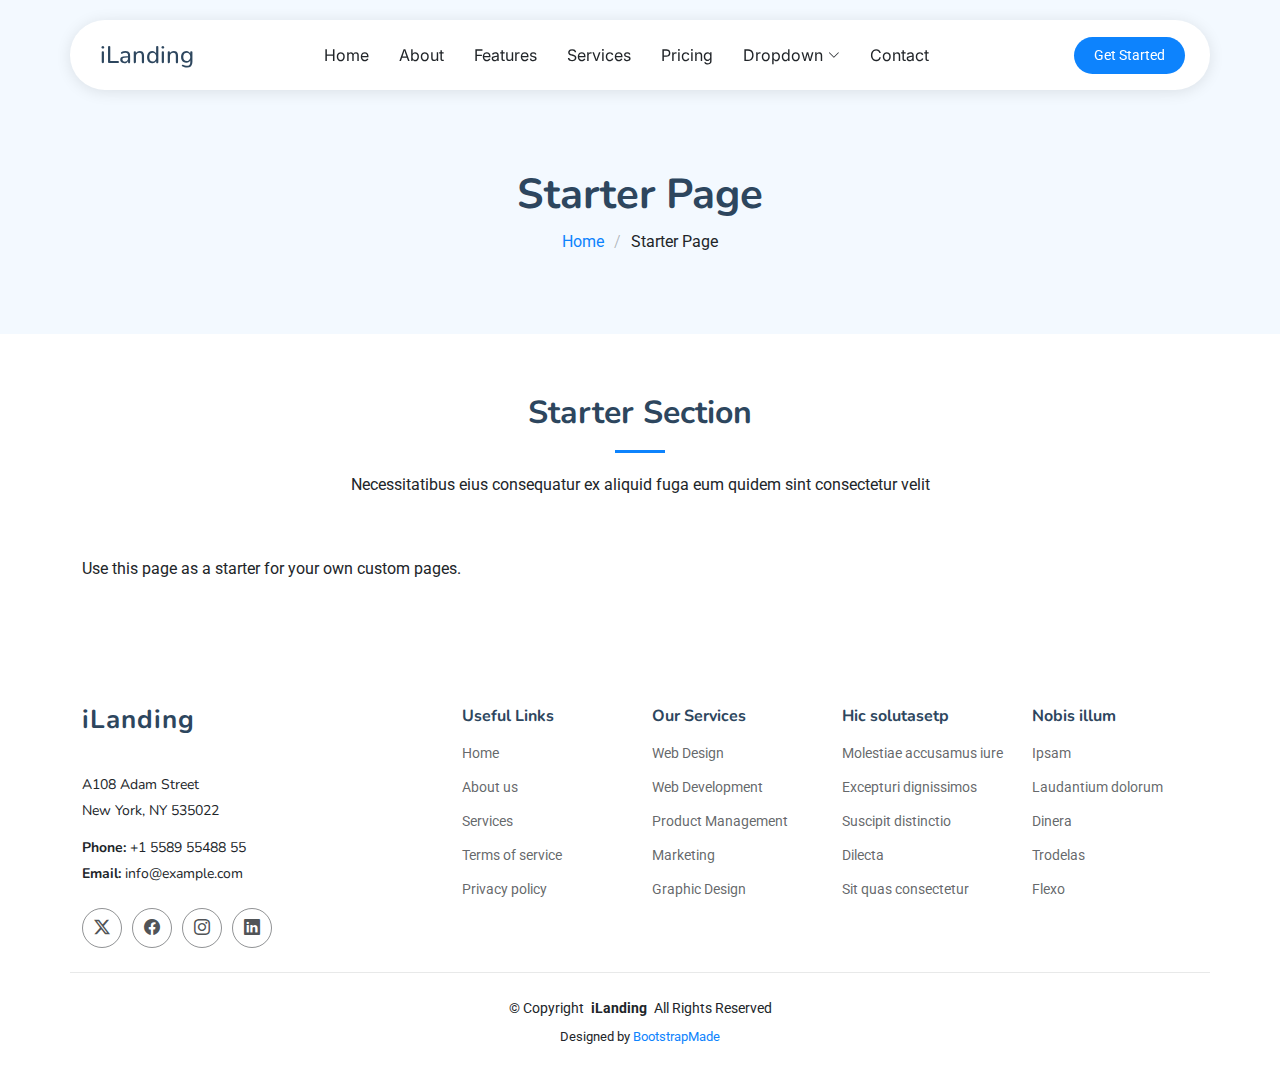
<file: starter-page.html>
<!DOCTYPE html>
<html lang="en">

<head>
  <meta charset="utf-8">
  <meta content="width=device-width, initial-scale=1.0" name="viewport">
  <title>Starter Page - iLanding Bootstrap Template</title>
  <meta name="description" content="">
  <meta name="keywords" content="">

  <!-- Favicons -->
  <link href="assets/img/favicon.png" rel="icon">
  <link href="assets/img/apple-touch-icon.png" rel="apple-touch-icon">

  <!-- Fonts -->
  <link href="https://fonts.googleapis.com" rel="preconnect">
  <link href="https://fonts.gstatic.com" rel="preconnect" crossorigin>
  <link href="https://fonts.googleapis.com/css2?family=Roboto:ital,wght@0,100;0,300;0,400;0,500;0,700;0,900;1,100;1,300;1,400;1,500;1,700;1,900&family=Inter:wght@100;200;300;400;500;600;700;800;900&family=Nunito:ital,wght@0,200;0,300;0,400;0,500;0,600;0,700;0,800;0,900;1,200;1,300;1,400;1,500;1,600;1,700;1,800;1,900&display=swap" rel="stylesheet">

  <!-- Vendor CSS Files -->
  <link href="assets/vendor/bootstrap/css/bootstrap.min.css" rel="stylesheet">
  <link href="assets/vendor/bootstrap-icons/bootstrap-icons.css" rel="stylesheet">
  <link href="assets/vendor/aos/aos.css" rel="stylesheet">
  <link href="assets/vendor/glightbox/css/glightbox.min.css" rel="stylesheet">
  <link href="assets/vendor/swiper/swiper-bundle.min.css" rel="stylesheet">

  <!-- Main CSS File -->
  <link href="assets/css/main.css" rel="stylesheet">

  <!-- =======================================================
  * Template Name: iLanding
  * Template URL: https://bootstrapmade.com/ilanding-bootstrap-landing-page-template/
  * Updated: Nov 12 2024 with Bootstrap v5.3.3
  * Author: BootstrapMade.com
  * License: https://bootstrapmade.com/license/
  ======================================================== -->
</head>

<body class="starter-page-page">

  <header id="header" class="header d-flex align-items-center fixed-top">
    <div class="header-container container-fluid container-xl position-relative d-flex align-items-center justify-content-between">

      <a href="index.html" class="logo d-flex align-items-center me-auto me-xl-0">
        <!-- Uncomment the line below if you also wish to use an image logo -->
        <!-- <img src="assets/img/logo.png" alt=""> -->
        <h1 class="sitename">iLanding</h1>
      </a>

      <nav id="navmenu" class="navmenu">
        <ul>
          <li><a href="#hero">Home</a></li>
          <li><a href="#about">About</a></li>
          <li><a href="#features">Features</a></li>
          <li><a href="#services">Services</a></li>
          <li><a href="#pricing">Pricing</a></li>
          <li class="dropdown"><a href="#"><span>Dropdown</span> <i class="bi bi-chevron-down toggle-dropdown"></i></a>
            <ul>
              <li><a href="#">Dropdown 1</a></li>
              <li class="dropdown"><a href="#"><span>Deep Dropdown</span> <i class="bi bi-chevron-down toggle-dropdown"></i></a>
                <ul>
                  <li><a href="#">Deep Dropdown 1</a></li>
                  <li><a href="#">Deep Dropdown 2</a></li>
                  <li><a href="#">Deep Dropdown 3</a></li>
                  <li><a href="#">Deep Dropdown 4</a></li>
                  <li><a href="#">Deep Dropdown 5</a></li>
                </ul>
              </li>
              <li><a href="#">Dropdown 2</a></li>
              <li><a href="#">Dropdown 3</a></li>
              <li><a href="#">Dropdown 4</a></li>
            </ul>
          </li>
          <li><a href="#contact">Contact</a></li>
        </ul>
        <i class="mobile-nav-toggle d-xl-none bi bi-list"></i>
      </nav>

      <a class="btn-getstarted" href="index.html#about">Get Started</a>

    </div>
  </header>

  <main class="main">

    <!-- Page Title -->
    <div class="page-title light-background">
      <div class="container">
        <h1>Starter Page</h1>
        <nav class="breadcrumbs">
          <ol>
            <li><a href="index.html">Home</a></li>
            <li class="current">Starter Page</li>
          </ol>
        </nav>
      </div>
    </div><!-- End Page Title -->

    <!-- Starter Section Section -->
    <section id="starter-section" class="starter-section section">

      <!-- Section Title -->
      <div class="container section-title" data-aos="fade-up">
        <h2>Starter Section</h2>
        <p>Necessitatibus eius consequatur ex aliquid fuga eum quidem sint consectetur velit</p>
      </div><!-- End Section Title -->

      <div class="container" data-aos="fade-up">
        <p>Use this page as a starter for your own custom pages.</p>
      </div>

    </section><!-- /Starter Section Section -->

  </main>

  <footer id="footer" class="footer">

    <div class="container footer-top">
      <div class="row gy-4">
        <div class="col-lg-4 col-md-6 footer-about">
          <a href="index.html" class="logo d-flex align-items-center">
            <span class="sitename">iLanding</span>
          </a>
          <div class="footer-contact pt-3">
            <p>A108 Adam Street</p>
            <p>New York, NY 535022</p>
            <p class="mt-3"><strong>Phone:</strong> <span>+1 5589 55488 55</span></p>
            <p><strong>Email:</strong> <span>info@example.com</span></p>
          </div>
          <div class="social-links d-flex mt-4">
            <a href=""><i class="bi bi-twitter-x"></i></a>
            <a href=""><i class="bi bi-facebook"></i></a>
            <a href=""><i class="bi bi-instagram"></i></a>
            <a href=""><i class="bi bi-linkedin"></i></a>
          </div>
        </div>

        <div class="col-lg-2 col-md-3 footer-links">
          <h4>Useful Links</h4>
          <ul>
            <li><a href="#">Home</a></li>
            <li><a href="#">About us</a></li>
            <li><a href="#">Services</a></li>
            <li><a href="#">Terms of service</a></li>
            <li><a href="#">Privacy policy</a></li>
          </ul>
        </div>

        <div class="col-lg-2 col-md-3 footer-links">
          <h4>Our Services</h4>
          <ul>
            <li><a href="#">Web Design</a></li>
            <li><a href="#">Web Development</a></li>
            <li><a href="#">Product Management</a></li>
            <li><a href="#">Marketing</a></li>
            <li><a href="#">Graphic Design</a></li>
          </ul>
        </div>

        <div class="col-lg-2 col-md-3 footer-links">
          <h4>Hic solutasetp</h4>
          <ul>
            <li><a href="#">Molestiae accusamus iure</a></li>
            <li><a href="#">Excepturi dignissimos</a></li>
            <li><a href="#">Suscipit distinctio</a></li>
            <li><a href="#">Dilecta</a></li>
            <li><a href="#">Sit quas consectetur</a></li>
          </ul>
        </div>

        <div class="col-lg-2 col-md-3 footer-links">
          <h4>Nobis illum</h4>
          <ul>
            <li><a href="#">Ipsam</a></li>
            <li><a href="#">Laudantium dolorum</a></li>
            <li><a href="#">Dinera</a></li>
            <li><a href="#">Trodelas</a></li>
            <li><a href="#">Flexo</a></li>
          </ul>
        </div>

      </div>
    </div>

    <div class="container copyright text-center mt-4">
      <p>© <span>Copyright</span> <strong class="px-1 sitename">iLanding</strong> <span>All Rights Reserved</span></p>
      <div class="credits">
        <!-- All the links in the footer should remain intact. -->
        <!-- You can delete the links only if you've purchased the pro version. -->
        <!-- Licensing information: https://bootstrapmade.com/license/ -->
        <!-- Purchase the pro version with working PHP/AJAX contact form: [buy-url] -->
        Designed by <a href="https://bootstrapmade.com/">BootstrapMade</a>
      </div>
    </div>

  </footer>

  <!-- Scroll Top -->
  <a href="#" id="scroll-top" class="scroll-top d-flex align-items-center justify-content-center"><i class="bi bi-arrow-up-short"></i></a>

  <!-- Vendor JS Files -->
  <script src="assets/vendor/bootstrap/js/bootstrap.bundle.min.js"></script>
  <script src="assets/vendor/php-email-form/validate.js"></script>
  <script src="assets/vendor/aos/aos.js"></script>
  <script src="assets/vendor/glightbox/js/glightbox.min.js"></script>
  <script src="assets/vendor/swiper/swiper-bundle.min.js"></script>
  <script src="assets/vendor/purecounter/purecounter_vanilla.js"></script>

  <!-- Main JS File -->
  <script src="assets/js/main.js"></script>

</body>

</html>
</file>
<file: assets/css/main.css>
/**
* Template Name: iLanding
* Template URL: https://bootstrapmade.com/ilanding-bootstrap-landing-page-template/
* Updated: Nov 12 2024 with Bootstrap v5.3.3
* Author: BootstrapMade.com
* License: https://bootstrapmade.com/license/
*/

/*--------------------------------------------------------------
# Font & Color Variables
# Help: https://bootstrapmade.com/color-system/
--------------------------------------------------------------*/
/* Fonts */
:root {
  --default-font:
    "Roboto", system-ui, -apple-system, "Segoe UI", Roboto, "Helvetica Neue",
    Arial, "Noto Sans", "Liberation Sans", sans-serif, "Apple Color Emoji",
    "Segoe UI Emoji", "Segoe UI Symbol", "Noto Color Emoji";
  --heading-font: "Nunito", sans-serif;
  --nav-font: "Inter", sans-serif;
}

/* Global Colors - The following color variables are used throughout the website. Updating them here will change the color scheme of the entire website */
:root {
  --background-color: #ffffff; /* Background color for the entire website, including individual sections */
  --default-color: #212529; /* Default color used for the majority of the text content across the entire website */
  --heading-color: #2d465e; /* Color for headings, subheadings and title throughout the website */
  --accent-color: #0d83fd; /* Accent color that represents your brand on the website. It's used for buttons, links, and other elements that need to stand out */
  --surface-color: #ffffff; /* The surface color is used as a background of boxed elements within sections, such as cards, icon boxes, or other elements that require a visual separation from the global background. */
  --contrast-color: #ffffff; /* Contrast color for text, ensuring readability against backgrounds of accent, heading, or default colors. */
}

/* Nav Menu Colors - The following color variables are used specifically for the navigation menu. They are separate from the global colors to allow for more customization options */
:root {
  --nav-color: #212529; /* The default color of the main navmenu links */
  --nav-hover-color: #0d83fd; /* Applied to main navmenu links when they are hovered over or active */
  --nav-mobile-background-color: #ffffff; /* Used as the background color for mobile navigation menu */
  --nav-dropdown-background-color: #ffffff; /* Used as the background color for dropdown items that appear when hovering over primary navigation items */
  --nav-dropdown-color: #212529; /* Used for navigation links of the dropdown items in the navigation menu. */
  --nav-dropdown-hover-color: #0d83fd; /* Similar to --nav-hover-color, this color is applied to dropdown navigation links when they are hovered over. */
}

/* Color Presets - These classes override global colors when applied to any section or element, providing reuse of the sam color scheme. */

.light-background {
  --background-color: #f3f9ff;
  --surface-color: #ffffff;
}

.dark-background {
  --background-color: #0d83fd;
  --default-color: #ffffff;
  --heading-color: #ffffff;
  --surface-color: #409dfd;
  --contrast-color: #ffffff;
}

/* Smooth scroll */
:root {
  scroll-behavior: smooth;
}

/*--------------------------------------------------------------
# General Styling & Shared Classes
--------------------------------------------------------------*/
body {
  color: var(--default-color);
  background-color: var(--background-color);
  font-family: var(--default-font);
}

a {
  color: var(--accent-color);
  text-decoration: none;
  transition: 0.3s;
}

a:hover {
  color: color-mix(in srgb, var(--accent-color), transparent 25%);
  text-decoration: none;
}

h1,
h2,
h3,
h4,
h5,
h6 {
  color: var(--heading-color);
  font-family: var(--heading-font);
}

/* PHP Email Form Messages
------------------------------*/
.php-email-form .error-message {
  display: none;
  background: #df1529;
  color: #ffffff;
  text-align: left;
  padding: 15px;
  margin-bottom: 24px;
  font-weight: 600;
}

.php-email-form .sent-message {
  display: none;
  color: #ffffff;
  background: #059652;
  text-align: center;
  padding: 15px;
  margin-bottom: 24px;
  font-weight: 600;
}

.php-email-form .loading {
  display: none;
  background: var(--surface-color);
  text-align: center;
  padding: 15px;
  margin-bottom: 24px;
}

.php-email-form .loading:before {
  content: "";
  display: inline-block;
  border-radius: 50%;
  width: 24px;
  height: 24px;
  margin: 0 10px -6px 0;
  border: 3px solid var(--accent-color);
  border-top-color: var(--surface-color);
  animation: php-email-form-loading 1s linear infinite;
}

@keyframes php-email-form-loading {
  0% {
    transform: rotate(0deg);
  }

  100% {
    transform: rotate(360deg);
  }
}

/*--------------------------------------------------------------
# Global Header
--------------------------------------------------------------*/
.header {
  --background-color: rgba(255, 255, 255, 0);
  color: var(--default-color);
  background-color: var(--background-color);
  padding: 20px 0;
  transition: all 0.5s;
  z-index: 997;
}

.header .header-container {
  background: var(--surface-color);
  border-radius: 50px;
  padding: 5px 25px;
  box-shadow: 0px 2px 15px rgba(0, 0, 0, 0.1);
}

.scrolled .header .header-container {
  background: color-mix(in srgb, var(--surface-color), transparent 5%);
}

.header .logo {
  line-height: 1;
  padding-left: 5px;
}

.header .logo img {
  max-height: 36px;
  margin-right: 8px;
}

.header .logo h1 {
  font-size: 24px;
  margin: 0;
  font-weight: 500;
  color: var(--heading-color);
}

.header .btn-getstarted,
.header .btn-getstarted:focus {
  color: var(--contrast-color);
  background: var(--accent-color);
  font-size: 14px;
  padding: 8px 20px;
  margin: 0 0 0 30px;
  border-radius: 50px;
  transition: 0.3s;
}

.header .btn-getstarted:hover,
.header .btn-getstarted:focus:hover {
  color: var(--contrast-color);
  background: color-mix(in srgb, var(--accent-color), transparent 15%);
}

@media (max-width: 1200px) {
  .header {
    padding-top: 10px;
  }

  .header .header-container {
    margin-left: 10px;
    margin-right: 10px;
    padding: 10px 5px 10px 15px;
  }

  .header .logo {
    order: 1;
  }

  .header .btn-getstarted {
    order: 2;
    margin: 0 10px 0 0;
    padding: 6px 15px;
  }

  .header .navmenu {
    order: 3;
  }
}

/*--------------------------------------------------------------
# Navigation Menu
--------------------------------------------------------------*/
/* Navmenu - Desktop */
@media (min-width: 1200px) {
  .navmenu {
    padding: 0;
  }

  .navmenu ul {
    margin: 0;
    padding: 0;
    display: flex;
    list-style: none;
    align-items: center;
  }

  .navmenu li {
    position: relative;
  }

  .navmenu a,
  .navmenu a:focus {
    color: var(--nav-color);
    padding: 18px 15px;
    font-size: 16px;
    font-family: var(--nav-font);
    font-weight: 400;
    display: flex;
    align-items: center;
    justify-content: space-between;
    white-space: nowrap;
    transition: 0.3s;
  }

  .navmenu a i,
  .navmenu a:focus i {
    font-size: 12px;
    line-height: 0;
    margin-left: 5px;
    transition: 0.3s;
  }

  .navmenu li:last-child a {
    padding-right: 0;
  }

  .navmenu li:hover > a,
  .navmenu .active,
  .navmenu .active:focus {
    color: var(--nav-hover-color);
  }

  .navmenu .dropdown ul {
    margin: 0;
    padding: 10px 0;
    background: var(--nav-dropdown-background-color);
    display: block;
    position: absolute;
    visibility: hidden;
    left: 14px;
    top: 130%;
    opacity: 0;
    transition: 0.3s;
    border-radius: 4px;
    z-index: 99;
    box-shadow: 0px 0px 30px rgba(0, 0, 0, 0.1);
  }

  .navmenu .dropdown ul li {
    min-width: 200px;
  }

  .navmenu .dropdown ul a {
    padding: 10px 20px;
    font-size: 15px;
    text-transform: none;
    color: var(--nav-dropdown-color);
  }

  .navmenu .dropdown ul a i {
    font-size: 12px;
  }

  .navmenu .dropdown ul a:hover,
  .navmenu .dropdown ul .active:hover,
  .navmenu .dropdown ul li:hover > a {
    color: var(--nav-dropdown-hover-color);
  }

  .navmenu .dropdown:hover > ul {
    opacity: 1;
    top: 100%;
    visibility: visible;
  }

  .navmenu .dropdown .dropdown ul {
    top: 0;
    left: -90%;
    visibility: hidden;
  }

  .navmenu .dropdown .dropdown:hover > ul {
    opacity: 1;
    top: 0;
    left: -100%;
    visibility: visible;
  }
}

/* Navmenu - Mobile */
@media (max-width: 1199px) {
  .mobile-nav-toggle {
    color: var(--nav-color);
    font-size: 28px;
    line-height: 0;
    margin-right: 10px;
    cursor: pointer;
    transition: color 0.3s;
  }

  .navmenu {
    padding: 0;
    z-index: 9997;
  }

  .navmenu ul {
    display: none;
    list-style: none;
    position: absolute;
    inset: 60px 20px 20px 20px;
    padding: 10px 0;
    margin: 0;
    border-radius: 6px;
    background-color: var(--nav-mobile-background-color);
    overflow-y: auto;
    transition: 0.3s;
    z-index: 9998;
    box-shadow: 0px 0px 30px rgba(0, 0, 0, 0.1);
  }

  .navmenu a,
  .navmenu a:focus {
    color: var(--nav-dropdown-color);
    padding: 10px 20px;
    font-family: var(--nav-font);
    font-size: 17px;
    font-weight: 500;
    display: flex;
    align-items: center;
    justify-content: space-between;
    white-space: nowrap;
    transition: 0.3s;
  }

  .navmenu a i,
  .navmenu a:focus i {
    font-size: 12px;
    line-height: 0;
    margin-left: 5px;
    width: 30px;
    height: 30px;
    display: flex;
    align-items: center;
    justify-content: center;
    border-radius: 50%;
    transition: 0.3s;
    background-color: color-mix(in srgb, var(--accent-color), transparent 90%);
  }

  .navmenu a i:hover,
  .navmenu a:focus i:hover {
    background-color: var(--accent-color);
    color: var(--contrast-color);
  }

  .navmenu a:hover,
  .navmenu .active,
  .navmenu .active:focus {
    color: var(--nav-dropdown-hover-color);
  }

  .navmenu .active i,
  .navmenu .active:focus i {
    background-color: var(--accent-color);
    color: var(--contrast-color);
    transform: rotate(180deg);
  }

  .navmenu .dropdown ul {
    position: static;
    display: none;
    z-index: 99;
    padding: 10px 0;
    margin: 10px 20px;
    background-color: var(--nav-dropdown-background-color);
    border: 1px solid color-mix(in srgb, var(--default-color), transparent 90%);
    box-shadow: none;
    transition: all 0.5s ease-in-out;
  }

  .navmenu .dropdown ul ul {
    background-color: rgba(33, 37, 41, 0.1);
  }

  .navmenu .dropdown > .dropdown-active {
    display: block;
    background-color: rgba(33, 37, 41, 0.03);
  }

  .mobile-nav-active {
    overflow: hidden;
  }

  .mobile-nav-active .mobile-nav-toggle {
    color: #fff;
    position: absolute;
    font-size: 32px;
    top: 15px;
    right: 15px;
    margin-right: 0;
    z-index: 9999;
  }

  .mobile-nav-active .navmenu {
    position: fixed;
    overflow: hidden;
    inset: 0;
    background: rgba(33, 37, 41, 0.8);
    transition: 0.3s;
  }

  .mobile-nav-active .navmenu > ul {
    display: block;
  }
}

/*--------------------------------------------------------------
# Global Footer
--------------------------------------------------------------*/
.footer {
  color: var(--default-color);
  background-color: var(--background-color);
  font-size: 14px;
  position: relative;
}

.footer .footer-top {
  padding-top: 50px;
}

.footer .footer-about .logo {
  line-height: 1;
  margin-bottom: 25px;
}

.footer .footer-about .logo img {
  max-height: 40px;
  margin-right: 6px;
}

.footer .footer-about .logo span {
  color: var(--heading-color);
  font-family: var(--heading-font);
  font-size: 26px;
  font-weight: 700;
  letter-spacing: 1px;
}

.footer .footer-about p {
  font-size: 14px;
  font-family: var(--heading-font);
}

.footer .social-links a {
  display: flex;
  align-items: center;
  justify-content: center;
  width: 40px;
  height: 40px;
  border-radius: 50%;
  border: 1px solid color-mix(in srgb, var(--default-color), transparent 50%);
  font-size: 16px;
  color: color-mix(in srgb, var(--default-color), transparent 20%);
  margin-right: 10px;
  transition: 0.3s;
}

.footer .social-links a:hover {
  color: var(--accent-color);
  border-color: var(--accent-color);
}

.footer h4 {
  font-size: 16px;
  font-weight: bold;
  position: relative;
  padding-bottom: 12px;
}

.footer .footer-links {
  margin-bottom: 30px;
}

.footer .footer-links ul {
  list-style: none;
  padding: 0;
  margin: 0;
}

.footer .footer-links ul i {
  padding-right: 2px;
  font-size: 12px;
  line-height: 0;
}

.footer .footer-links ul li {
  padding: 10px 0;
  display: flex;
  align-items: center;
}

.footer .footer-links ul li:first-child {
  padding-top: 0;
}

.footer .footer-links ul a {
  color: color-mix(in srgb, var(--default-color), transparent 30%);
  display: inline-block;
  line-height: 1;
}

.footer .footer-links ul a:hover {
  color: var(--accent-color);
}

.footer .footer-contact p {
  margin-bottom: 5px;
}

.footer .copyright {
  padding: 25px 0;
  border-top: 1px solid
    color-mix(in srgb, var(--default-color), transparent 90%);
}

.footer .copyright p {
  margin-bottom: 0;
}

.footer .credits {
  margin-top: 8px;
  font-size: 13px;
}

/*--------------------------------------------------------------
# Scroll Top Button
--------------------------------------------------------------*/
.scroll-top {
  position: fixed;
  visibility: hidden;
  opacity: 0;
  right: 15px;
  bottom: -15px;
  z-index: 99999;
  background-color: var(--accent-color);
  width: 44px;
  height: 44px;
  border-radius: 50px;
  transition: all 0.4s;
}

.scroll-top i {
  font-size: 24px;
  color: var(--contrast-color);
  line-height: 0;
}

.scroll-top:hover {
  background-color: color-mix(in srgb, var(--accent-color), transparent 20%);
  color: var(--contrast-color);
}

.scroll-top.active {
  visibility: visible;
  opacity: 1;
  bottom: 15px;
}

/*--------------------------------------------------------------
# Disable aos animation delay on mobile devices
--------------------------------------------------------------*/
@media screen and (max-width: 768px) {
  [data-aos-delay] {
    transition-delay: 0 !important;
  }
}

/*--------------------------------------------------------------
# Global Page Titles & Breadcrumbs
--------------------------------------------------------------*/
.page-title {
  color: var(--default-color);
  background-color: var(--background-color);
  padding: 170px 0 80px 0;
  text-align: center;
  position: relative;
}

.page-title h1 {
  font-size: 42px;
  font-weight: 700;
  margin-bottom: 10px;
}

.page-title .breadcrumbs ol {
  display: flex;
  flex-wrap: wrap;
  list-style: none;
  justify-content: center;
  padding: 0;
  margin: 0;
  font-size: 16px;
  font-weight: 400;
}

.page-title .breadcrumbs ol li + li {
  padding-left: 10px;
}

.page-title .breadcrumbs ol li + li::before {
  content: "/";
  display: inline-block;
  padding-right: 10px;
  color: color-mix(in srgb, var(--default-color), transparent 70%);
}

/*--------------------------------------------------------------
# Global Sections
--------------------------------------------------------------*/
section,
.section {
  color: var(--default-color);
  background-color: var(--background-color);
  padding: 60px 0;
  scroll-margin-top: 90px;
  overflow: clip;
}

@media (max-width: 1199px) {
  section,
  .section {
    scroll-margin-top: 66px;
  }
}

/*--------------------------------------------------------------
# Global Section Titles
--------------------------------------------------------------*/
.section-title {
  text-align: center;
  padding-bottom: 60px;
  position: relative;
}

.section-title h2 {
  font-size: 32px;
  font-weight: 700;
  margin-bottom: 20px;
  padding-bottom: 20px;
  position: relative;
}

.section-title h2:after {
  content: "";
  position: absolute;
  display: block;
  width: 50px;
  height: 3px;
  background: var(--accent-color);
  left: 0;
  right: 0;
  bottom: 0;
  margin: auto;
}

.section-title p {
  margin-bottom: 0;
}

/*--------------------------------------------------------------
# Hero Section
--------------------------------------------------------------*/
.hero {
  position: relative;
  padding-top: 160px;
  background: linear-gradient(
    135deg,
    color-mix(in srgb, var(--accent-color), transparent 95%) 50%,
    color-mix(in srgb, var(--accent-color), transparent 98%) 25%,
    transparent 50%
  );
}

.hero::before {
  content: "";
  position: absolute;
  top: 0;
  left: 0;
  width: 100%;
  height: 100%;
  background: radial-gradient(
    circle at 90% 10%,
    color-mix(in srgb, var(--accent-color), transparent 92%),
    transparent 40%
  );
  pointer-events: none;
}

.hero .hero-content {
  position: relative;
  z-index: 1;
}

.hero .hero-content h1 {
  font-size: 3.5rem;
  font-weight: 700;
  line-height: 1.2;
  margin-bottom: 1.5rem;
}

.hero .hero-content h1 .accent-text {
  color: var(--accent-color);
}

@media (max-width: 992px) {
  .hero .hero-content {
    text-align: center;
    margin-bottom: 3rem;
  }

  .hero .hero-content h1 {
    font-size: 2.5rem;
  }

  /* Ensure Get Started in navbar remains readable in neon-dark */
  .neon-dark .header .btn-getstarted,
  .neon-dark .btn-getstarted {
    color: var(--heading-color) !important; /* bright text */
    background: linear-gradient(
      135deg,
      var(--accent-color),
      var(--accent-color-2)
    ) !important;
    border: 1px solid color-mix(in srgb, var(--accent-color), transparent 65%) !important;
    box-shadow:
      0 6px 24px color-mix(in srgb, var(--accent-color), transparent 60%),
      0 0 30px color-mix(in srgb, var(--accent-color-2), transparent 70%) !important;
  }

  /* Mobile get-started variant (in header inline area) */
  .neon-dark .btn-getstarted-mobile {
    background: linear-gradient(
      135deg,
      var(--accent-color),
      var(--accent-color-2)
    ) !important;
    color: var(--heading-color) !important;
    border-radius: 6px !important;
    box-shadow: 0 6px 20px
      color-mix(in srgb, var(--accent-color), transparent 60%) !important;
  }

  .hero .hero-content .hero-buttons {
    justify-content: center;
  }
}

@media (max-width: 575px) {
  .hero .hero-content h1 {
    font-size: 2rem;
  }
}

.hero .company-badge {
  display: inline-flex;
  align-items: center;
  padding: 0.5rem 1rem;
  background-color: color-mix(in srgb, var(--accent-color), transparent 92%);
  border-radius: 50px;
  color: var(--accent-color);
  font-weight: 500;
}

.hero .company-badge i {
  font-size: 1.25rem;
}

.hero .btn-primary {
  background-color: var(--accent-color);
  border-color: var(--accent-color);
  color: var(--contrast-color);
  padding: 0.75rem 2.5rem;
  border-radius: 50px;
  font-weight: 500;
  transition: all 0.3s ease;
}

.hero .btn-primary:hover {
  background-color: color-mix(in srgb, var(--accent-color), black 20%);
  border-color: color-mix(in srgb, var(--accent-color), black 20%);
}

.hero .btn-link {
  color: var(--heading-color);
  text-decoration: none;
  font-weight: 500;
  transition: all 0.3s ease;
}

.hero .btn-link:hover {
  color: var(--accent-color);
}

.hero .btn-link i {
  font-size: 1.5rem;
  vertical-align: middle;
}

.hero .hero-image {
  position: relative;
  text-align: center;
  z-index: 1;
}

.hero .hero-image img {
  max-width: 100%;
  height: auto;
}

.hero .customers-badge {
  position: absolute;
  bottom: 10px;
  right: 30px;
  background-color: var(--surface-color);
  padding: 1rem;
  border-radius: 10px;
  box-shadow: 0 5px 20px rgba(0, 0, 0, 0.1);
  max-width: 300px;
  animation: float-badge 3s ease-in-out infinite;
  will-change: transform;
}

.hero .customers-badge .customer-avatars {
  display: flex;
  align-items: center;
  margin-bottom: 0.5rem;
}

.hero .customers-badge .avatar {
  width: 35px;
  height: 35px;
  border-radius: 50%;
  border: 2px solid var(--surface-color);
  margin-left: -8px;
}

.hero .customers-badge .avatar:first-child {
  margin-left: 0;
}

.hero .customers-badge .avatar.more {
  background-color: var(--accent-color);
  color: var(--contrast-color);
  display: flex;
  align-items: center;
  justify-content: center;
  font-size: 0.75rem;
  font-weight: 600;
}

.hero .customers-badge p {
  font-size: 0.875rem;
  color: color-mix(in srgb, var(--default-color), transparent 40%);
}

@media (max-width: 992px) {
  .hero .customers-badge {
    position: static;
    margin: 1rem auto;
    max-width: 250px;
  }
}

.hero .stats-row {
  position: relative;
  z-index: 1;
  margin-top: 5rem;
  background-color: var(--surface-color);
  border-radius: 20px;
  box-shadow: 0 5px 15px rgba(0, 0, 0, 0.05);
  padding-bottom: 2rem;
}

.hero .stat-item {
  display: flex;
  align-items: center;
  gap: 1rem;
  padding: 2rem;
}

.hero .stat-item .stat-icon {
  flex-shrink: 0;
  width: 64px;
  height: 64px;
  display: flex;
  align-items: center;
  justify-content: center;
  background-color: color-mix(in srgb, var(--accent-color), transparent 92%);
  border-radius: 50px;
  transition: 0.3s;
}

.hero .stat-item .stat-icon i {
  font-size: 1.5rem;
  color: var(--accent-color);
}

.hero .stat-item:hover .stat-icon {
  background-color: var(--accent-color);
}

.hero .stat-item:hover .stat-icon i {
  color: var(--contrast-color);
}

.hero .stat-item .stat-content {
  flex-grow: 1;
}

.hero .stat-item .stat-content h4 {
  font-size: 1.25rem;
  margin-bottom: 0.25rem;
  font-weight: 600;
}

.hero .stat-item .stat-content p {
  font-size: 0.875rem;
  color: color-mix(in srgb, var(--default-color), transparent 40%);
  margin: 0;
}

@media (max-width: 575px) {
  .hero .stat-item {
    padding: 1.5rem;
  }
}

@keyframes float-badge {
  0% {
    transform: translateY(0);
  }

  50% {
    transform: translateY(-10px);
  }

  100% {
    transform: translateY(0);
  }
}

/*--------------------------------------------------------------
# About Section
--------------------------------------------------------------*/
.about .about-meta {
  color: var(--accent-color);
  font-weight: 600;
  margin-bottom: 1rem;
  display: inline-block;
}

.about .about-title {
  font-size: 1.75rem;
  margin-bottom: 1rem;
  line-height: 1.2;
  font-weight: 700;
}

@media (max-width: 992px) {
  .about .about-title {
    font-size: 2rem;
  }
}

.about .about-description {
  margin-bottom: 2rem;
  color: color-mix(in srgb, var(--default-color), transparent 20%);
}

.about .feature-list-wrapper {
  margin-bottom: 2rem;
}

.about .feature-list {
  list-style: none;
  padding: 0;
  margin: 0;
}

.about .feature-list li {
  display: flex;
  align-items: center;
  gap: 0.75rem;
  margin-bottom: 1rem;
  font-size: 1rem;
}

.about .feature-list li i {
  color: var(--accent-color);
  font-size: 1.25rem;
}

.about .profile .profile-image {
  width: 60px;
  height: 60px;
  border-radius: 50%;
  object-fit: cover;
}

.about .profile .profile-name {
  font-size: 1.125rem;
  margin: 0;
}

.about .profile .profile-position {
  color: var(--accent-color);
  margin: 0;
  font-size: 0.875rem;
}

.about .contact-info {
  padding: 1rem 1.5rem;
  background-color: var(--surface-color);
  border-radius: 0.5rem;
  box-shadow: 0 0 15px rgba(0, 0, 0, 0.06);
}

.about .contact-info i {
  color: var(--accent-color);
  font-size: 1.5rem;
}

.about .contact-info .contact-label {
  color: color-mix(in srgb, var(--default-color), transparent 30%);
  font-size: 0.875rem;
  margin: 0;
}

.about .contact-info .contact-number {
  font-weight: 600;
  margin: 0;
}

.about .image-wrapper {
  position: relative;
}

@media (max-width: 992px) {
  .about .image-wrapper {
    padding-left: 0;
    margin-top: 3rem;
    display: flex;
    flex-direction: column;
    gap: 2rem;
  }
}

@media (max-width: 992px) {
  .about .image-wrapper .images {
    display: flex;
    flex-direction: column;
    gap: 1.5rem;
  }
}

@media (max-width: 992px) {
  .about .image-wrapper .main-image {
    margin-left: 0;
  }
}

.about .image-wrapper .small-image {
  position: absolute;
  top: 20%;
  left: -10%;
  width: 45%;
  border: 8px solid var(--surface-color);
}

@media (max-width: 992px) {
  .about .image-wrapper .small-image {
    position: static;
    width: 100%;
    margin: 0 auto;
    border: 0;
  }
}

.about .image-wrapper .experience-badge {
  position: absolute;
  bottom: 5%;
  right: 5%;
  background-color: var(--accent-color);
  color: var(--contrast-color);
  padding: 1.5rem;
  border-radius: 0.5rem;
  text-align: center;
  min-width: 200px;
  animation: experience-float 3s ease-in-out infinite;
}

@media (max-width: 992px) {
  .about .image-wrapper .experience-badge {
    position: static;
    width: fit-content;
    margin: 0 auto;
  }
}

.about .image-wrapper .experience-badge h3 {
  color: var(--contrast-color);
  font-size: 2.5rem;
  margin: 0;
  line-height: 0.5;
}

.about .image-wrapper .experience-badge h3 span {
  font-size: 1rem;
  display: inline-block;
  margin-left: 0.25rem;
}

.about .image-wrapper .experience-badge p {
  margin: 0.5rem 0 0;
  font-size: 0.875rem;
}

@keyframes experience-float {
  0% {
    transform: translateY(0);
  }

  50% {
    transform: translateY(-10px);
  }

  100% {
    transform: translateY(0);
  }
}

/*--------------------------------------------------------------
# Features Section
--------------------------------------------------------------*/
.features .nav-tabs {
  border: 0;
  background-color: color-mix(in srgb, var(--default-color), transparent 96%);
  display: inline-flex;
  align-items: center;
  justify-content: center;
  border-radius: 50px;
  padding: 6px;
  width: auto;
}

.features .nav-item {
  margin: 0;
  padding: 0 5px 0 0;
}

.features .nav-item:last-child {
  padding-right: 0;
}

.features .nav-link {
  background-color: none;
  color: var(--heading-color);
  padding: 10px 30px;
  transition: 0.3s;
  border-radius: 50px;
  display: flex;
  align-items: center;
  justify-content: center;
  cursor: pointer;
  height: 100%;
  border: 0;
  margin: 0;
}

@media (max-width: 468px) {
  .features .nav-link {
    padding: 8px 20px;
  }
}

.features .nav-link i {
  padding-right: 15px;
  font-size: 48px;
}

.features .nav-link h4 {
  font-size: 14px;
  font-weight: 500;
  margin: 0;
}

.features .nav-link:hover {
  border-color: color-mix(in srgb, var(--default-color), transparent 80%);
}

.features .nav-link:hover h4 {
  color: var(--accent-color);
}

.features .nav-link.active {
  background-color: var(--accent-color);
  border-color: var(--accent-color);
}

.features .nav-link.active h4 {
  color: var(--contrast-color);
}

.features .tab-content {
  margin-top: 30px;
}

.features .tab-pane h3 {
  color: var(--heading-color);
  font-weight: 700;
  font-size: 32px;
  position: relative;
  margin-bottom: 20px;
  padding-bottom: 20px;
}

.features .tab-pane h3:after {
  content: "";
  position: absolute;
  display: block;
  width: 60px;
  height: 3px;
  background: var(--accent-color);
  left: 0;
  bottom: 0;
}

.features .tab-pane ul {
  list-style: none;
  padding: 0;
}

.features .tab-pane ul li {
  padding-top: 10px;
}

.features .tab-pane ul i {
  font-size: 20px;
  padding-right: 4px;
  color: var(--accent-color);
}

.features .tab-pane p:last-child {
  margin-bottom: 0;
}

/*--------------------------------------------------------------
# Features Cards Section
--------------------------------------------------------------*/
.features-cards {
  --default-color: #555;
  --heading-color: #333;
}

.features-cards .feature-box {
  height: 100%;
  padding: 40px 30px;
  border-radius: 10px;
}

.features-cards .feature-box i {
  font-size: 44px;
  display: inline-block;
  line-height: 0;
  color: var(--accent-color);
  margin-bottom: 20px;
}

.features-cards .feature-box h4 {
  font-size: 20px;
  font-weight: 700;
  margin: 0 0 10px 0;
}

.features-cards .feature-box p {
  font-size: 15px;
  margin-bottom: 0;
}

.features-cards .feature-box.orange {
  background-color: #fff3e2;
}

.features-cards .feature-box.orange i {
  color: #edb86e;
}

.features-cards .feature-box.blue {
  background-color: #deedfd;
}

.features-cards .feature-box.blue i {
  color: #20a5f8;
}

.features-cards .feature-box.green {
  background-color: #d5f1e4;
}

.features-cards .feature-box.green i {
  color: #48c88a;
}

.features-cards .feature-box.red {
  background-color: #fdeded;
}

.features-cards .feature-box.red i {
  color: #f28484;
}

/*--------------------------------------------------------------
# Features 2 Section
--------------------------------------------------------------*/
.features-2 .feature-item .feature-icon {
  width: 60px;
  height: 60px;
  display: flex;
  align-items: center;
  justify-content: center;
  border-radius: 50%;
  background-color: color-mix(in srgb, var(--accent-color), transparent 92%);
}

.features-2 .feature-item .feature-icon i {
  font-size: 24px;
  color: var(--accent-color);
}

.features-2 .feature-item .feature-content h3 {
  font-size: 20px;
  font-weight: 600;
  margin-bottom: 10px;
}

.features-2 .feature-item .feature-content p {
  color: color-mix(in srgb, var(--default-color), transparent 25%);
  font-size: 15px;
  margin-bottom: 0;
}

.features-2 .phone-mockup {
  position: relative;
  padding: 30px 0;
}

.features-2 .phone-mockup img {
  max-width: 300px;
  height: auto;
  filter: drop-shadow(0 5px 15px rgba(0, 0, 0, 0.1));
}

@media (max-width: 991.98px) {
  .features-2 .feature-item {
    text-align: center !important;
    margin-bottom: 2rem;
  }

  .features-2 .feature-item .d-flex {
    flex-direction: column;
    text-align: center;
    justify-content: center !important;
  }

  .features-2 .phone-mockup {
    margin: 3rem 0;
  }
}

/*--------------------------------------------------------------
# Call To Action Section
--------------------------------------------------------------*/
.call-to-action .container {
  background: var(--accent-color);
  color: var(--contrast-color);
  position: relative;
  overflow: hidden;
  border-radius: 1rem;
  padding: 4rem 2rem;
}

.call-to-action .content h2,
.call-to-action .content p {
  color: var(--contrast-color);
  position: relative;
  z-index: 2;
}

.call-to-action .btn-cta {
  background-color: color-mix(in srgb, var(--contrast-color) 15%, transparent);
  color: var(--contrast-color);
  padding: 12px 40px;
  border-radius: 50px;
  transition: all 0.3s ease;
  border: 2px solid var(--contrast-color);
  position: relative;
  z-index: 2;
}

.call-to-action .btn-cta:hover {
  background-color: var(--contrast-color);
  color: var(--accent-color);
}

.call-to-action .shape {
  position: absolute;
  pointer-events: none;
  z-index: 1;
}

.call-to-action .shape svg {
  width: 100%;
  height: 100%;
}

.call-to-action .shape svg path {
  fill: color-mix(in srgb, var(--contrast-color) 50%, transparent);
}

.call-to-action .shape-1 {
  width: 300px;
  height: 300px;
  top: -100px;
  right: -50px;
  opacity: 0.1;
  transform: rotate(45deg);
  animation: shapes-float 3s ease-in-out infinite;
}

.call-to-action .shape-2 {
  width: 200px;
  height: 200px;
  bottom: -50px;
  left: -50px;
  opacity: 0.15;
  transform: rotate(-15deg);
  animation: shapes-float 4s ease-in-out infinite;
}

.call-to-action .shape-3 {
  width: 150px;
  height: 150px;
  top: 20%;
  right: 15%;
  opacity: 0.08;
  transform: rotate(15deg);
}

.call-to-action .dots {
  position: absolute;
  pointer-events: none;
  z-index: 1;
  color: var(--contrast-color);
}

.call-to-action .dots svg {
  width: 100%;
  height: 100%;
}

.call-to-action .dots-1 {
  width: 200px;
  height: 200px;
  top: -30px;
  left: 10%;
  opacity: 0.1;
  transform: rotate(15deg);
  animation: shapes-float 4s ease-in-out infinite;
}

.call-to-action .dots-2 {
  width: 150px;
  height: 150px;
  bottom: 20px;
  right: 15%;
  opacity: 0.15;
  transform: rotate(-10deg);
}

@keyframes shapes-float {
  0%,
  100% {
    transform: scale(0.8) rotate(45deg) translateY(0);
  }

  50% {
    transform: scale(0.8) rotate(45deg) translateY(-20px);
  }
}

@media (max-width: 992px) {
  .call-to-action .container {
    padding: 3rem 1.5rem;
  }

  .call-to-action .shape-1 {
    width: 200px;
    height: 200px;
  }

  .call-to-action .shape-2 {
    width: 150px;
    height: 150px;
  }

  .call-to-action .shape-3 {
    width: 100px;
    height: 100px;
  }

  .call-to-action .dots-1 {
    width: 150px;
    height: 150px;
  }

  .call-to-action .dots-2 {
    width: 120px;
    height: 120px;
  }

  .call-to-action .dots-3 {
    width: 80px;
    height: 80px;
  }
}

@media (max-width: 575px) {
  .call-to-action .container {
    border-radius: 0;
  }
}

/*--------------------------------------------------------------
# Clients Section
--------------------------------------------------------------*/
.clients .swiper-slide img {
  opacity: 0.5;
  transition: 0.3s;
  filter: grayscale(100);
}

.clients .swiper-slide img:hover {
  filter: none;
  opacity: 1;
}

.clients .swiper-wrapper {
  height: auto;
}

.clients .swiper-pagination {
  margin-top: 20px;
  position: relative;
}

.clients .swiper-pagination .swiper-pagination-bullet {
  width: 12px;
  height: 12px;
  opacity: 1;
  background-color: color-mix(in srgb, var(--default-color), transparent 80%);
}

.clients .swiper-pagination .swiper-pagination-bullet-active {
  background-color: var(--accent-color);
}

/*--------------------------------------------------------------
# Testimonials Section
--------------------------------------------------------------*/
.testimonials .testimonial-item {
  background-color: var(--surface-color);
  box-shadow: 0px 2px 30px rgba(0, 0, 0, 0.08);
  padding: 30px;
  position: relative;
  height: 100%;
}

.testimonials .testimonial-item .testimonial-img {
  width: 90px;
  border-radius: 50px;
  border: 6px solid var(--background-color);
  float: left;
  margin: 0 10px 0 0;
}

.testimonials .testimonial-item h3 {
  font-size: 18px;
  font-weight: bold;
  margin: 10px 0 5px 0;
}

.testimonials .testimonial-item h4 {
  font-size: 14px;
  color: color-mix(in srgb, var(--default-color), transparent 20%);
  margin: 0;
}

.testimonials .testimonial-item .stars {
  margin: 10px 0;
}

.testimonials .testimonial-item .stars i {
  color: #ffc107;
  margin: 0 1px;
}

.testimonials .testimonial-item .quote-icon-left,
.testimonials .testimonial-item .quote-icon-right {
  color: color-mix(in srgb, var(--accent-color), transparent 50%);
  font-size: 26px;
  line-height: 0;
}

.testimonials .testimonial-item .quote-icon-left {
  display: inline-block;
  left: -5px;
  position: relative;
}

.testimonials .testimonial-item .quote-icon-right {
  display: inline-block;
  right: -5px;
  position: relative;
  top: 10px;
  transform: scale(-1, -1);
}

.testimonials .testimonial-item p {
  font-style: italic;
  margin: 15px 0 0 0;
  padding: 0;
}

/*--------------------------------------------------------------
# Stats Section
--------------------------------------------------------------*/
.stats .stats-item {
  padding: 30px;
  width: 100%;
}

.stats .stats-item span {
  color: var(--heading-color);
  font-size: 48px;
  display: block;
  font-weight: 700;
  margin-bottom: 20px;
  padding-bottom: 20px;
  position: relative;
}

.stats .stats-item span:after {
  content: "";
  position: absolute;
  display: block;
  width: 25px;
  height: 3px;
  background: var(--accent-color);
  left: 0;
  right: 0;
  bottom: 0;
  margin: auto;
}

.stats .stats-item p {
  color: color-mix(in srgb, var(--default-color), transparent 40%);
  padding: 0;
  margin: 0;
  font-family: var(--heading-font);
  font-weight: 500;
}

/*--------------------------------------------------------------
# Services Section
--------------------------------------------------------------*/
.services .service-card {
  height: 100%;
  padding: 30px;
  background: var(--surface-color);
  border-radius: 10px;
  transition: all 0.3s ease;
}

.services .service-card:hover {
  box-shadow: 0 0 15px rgba(0, 0, 0, 0.08);
}

.services .service-card:hover .icon {
  background: var(--accent-color);
  color: var(--contrast-color);
}

.services .service-card:hover .read-more {
  color: color-mix(in srgb, var(--accent-color), transparent 25%);
}

.services .service-card .icon {
  width: 60px;
  height: 60px;
  margin-right: 30px;
  background: color-mix(in srgb, var(--accent-color), transparent 90%);
  display: flex;
  align-items: center;
  justify-content: center;
  border-radius: 8px;
  color: var(--accent-color);
  font-size: 28px;
  transition: all 0.3s ease;
  line-height: 1;
}

.services .service-card h3 {
  font-size: 22px;
  font-weight: 700;
  margin-bottom: 15px;
}

.services .service-card p {
  margin-bottom: 25px;
  color: color-mix(in srgb, var(--default-color), transparent 25%);
  font-size: 15px;
  line-height: 1.6;
}

.services .service-card .read-more {
  display: inline-flex;
  align-items: center;
  gap: 8px;
  color: var(--accent-color);
  font-weight: 500;
  transition: all 0.3s ease;
}

.services .service-card .read-more i {
  font-size: 14px;
  transition: transform 0.3s ease;
}

.services .service-card .read-more:hover i {
  transform: translateX(5px);
}

/*--------------------------------------------------------------
# Pricing Section
--------------------------------------------------------------*/
.pricing .pricing-card {
  height: 100%;
  padding: 2rem;
  background: var(--surface-color);
  border-radius: 1rem;
  transition: all 0.3s ease;
  position: relative;
}

.pricing .pricing-card:hover {
  box-shadow: 0 10px 30px rgba(0, 0, 0, 0.1);
}

.pricing .pricing-card.popular {
  background: var(--accent-color);
  color: var(--contrast-color);
}

.pricing .pricing-card.popular h3,
.pricing .pricing-card.popular h4 {
  color: var(--contrast-color);
}

.pricing .pricing-card.popular .price .currency,
.pricing .pricing-card.popular .price .amount,
.pricing .pricing-card.popular .price .period {
  color: var(--contrast-color);
}

.pricing .pricing-card.popular .features-list li {
  color: var(--contrast-color);
}

.pricing .pricing-card.popular .features-list li i {
  color: var(--contrast-color);
}

.pricing .pricing-card.popular .btn-light {
  background: var(--contrast-color);
  color: var(--accent-color);
}

.pricing .pricing-card.popular .btn-light:hover {
  background: color-mix(in srgb, var(--contrast-color), transparent 10%);
}

.pricing .pricing-card .popular-badge {
  position: absolute;
  top: -12px;
  left: 50%;
  transform: translateX(-50%);
  background: var(--contrast-color);
  color: var(--accent-color);
  padding: 0.5rem 1rem;
  border-radius: 2rem;
  font-size: 0.875rem;
  font-weight: 600;
  box-shadow: 0px -2px 10px rgba(0, 0, 0, 0.08);
}

.pricing .pricing-card h3 {
  font-size: 1.5rem;
  margin-bottom: 1rem;
}

.pricing .pricing-card .price {
  margin-bottom: 1.5rem;
}

.pricing .pricing-card .price .currency {
  font-size: 1.5rem;
  font-weight: 600;
  vertical-align: top;
  line-height: 1;
}

.pricing .pricing-card .price .amount {
  font-size: 3.5rem;
  font-weight: 700;
  line-height: 1;
}

.pricing .pricing-card .price .period {
  font-size: 1rem;
  color: color-mix(in srgb, var(--default-color), transparent 40%);
}

.pricing .pricing-card .description {
  margin-bottom: 2rem;
  font-size: 0.975rem;
}

.pricing .pricing-card h4 {
  font-size: 1.125rem;
  margin-bottom: 1rem;
}

.pricing .pricing-card .features-list {
  list-style: none;
  padding: 0;
  margin: 0 0 2rem 0;
}

.pricing .pricing-card .features-list li {
  display: flex;
  align-items: center;
  margin-bottom: 1rem;
}

.pricing .pricing-card .features-list li i {
  color: var(--accent-color);
  margin-right: 0.75rem;
  font-size: 1.25rem;
}

.pricing .pricing-card .btn {
  width: 100%;
  padding: 0.75rem 1.5rem;
  display: flex;
  align-items: center;
  justify-content: center;
  gap: 0.5rem;
  font-weight: 500;
  border-radius: 50px;
}

.pricing .pricing-card .btn.btn-primary {
  background: var(--accent-color);
  border: none;
  color: var(--contrast-color);
}

.pricing .pricing-card .btn.btn-primary:hover {
  background: color-mix(in srgb, var(--accent-color), transparent 15%);
}

/*--------------------------------------------------------------
# Faq Section
--------------------------------------------------------------*/
.faq .faq-title {
  font-size: 2.5rem;
  font-weight: 700;
  margin-bottom: 1rem;
  color: var(--heading-color);
}

.faq .faq-description {
  font-size: 1rem;
  color: var(--default-color);
  margin-bottom: 2rem;
}

.faq .faq-arrow {
  color: var(--accent-color);
}

.faq .faq-container .faq-item {
  background-color: var(--surface-color);
  position: relative;
  padding: 20px;
  margin-bottom: 15px;
  border-radius: 10px;
  overflow: hidden;
}

.faq .faq-container .faq-item:last-child {
  margin-bottom: 0;
}

.faq .faq-container .faq-item h3 {
  font-weight: 600;
  font-size: 16px;
  line-height: 24px;
  margin: 0 30px 0 0;
  transition: 0.3s;
  cursor: pointer;
  display: flex;
  align-items: center;
}

.faq .faq-container .faq-item h3 .num {
  color: var(--accent-color);
  padding-right: 5px;
}

.faq .faq-container .faq-item h3:hover {
  color: var(--accent-color);
}

.faq .faq-container .faq-item .faq-content {
  display: grid;
  grid-template-rows: 0fr;
  transition: 0.3s ease-in-out;
  visibility: hidden;
  opacity: 0;
}

.faq .faq-container .faq-item .faq-content p {
  margin-bottom: 0;
  overflow: hidden;
}

.faq .faq-container .faq-item .faq-toggle {
  position: absolute;
  top: 20px;
  right: 20px;
  font-size: 16px;
  line-height: 0;
  transition: 0.3s;
  cursor: pointer;
}

.faq .faq-container .faq-item .faq-toggle:hover {
  color: var(--accent-color);
}

.faq .faq-container .faq-active h3 {
  color: var(--accent-color);
}

.faq .faq-container .faq-active .faq-content {
  grid-template-rows: 1fr;
  visibility: visible;
  opacity: 1;
  padding-top: 10px;
}

.faq .faq-container .faq-active .faq-toggle {
  transform: rotate(90deg);
  color: var(--accent-color);
}

/*--------------------------------------------------------------
# Call To Action 2 Section
--------------------------------------------------------------*/
.call-to-action-2 {
  padding: 80px 0;
}

.call-to-action-2 .container {
  position: relative;
  z-index: 3;
}

.call-to-action-2 h3 {
  font-size: 28px;
  font-weight: 700;
  color: var(--default-color);
}

.call-to-action-2 p {
  color: var(--default-color);
}

.call-to-action-2 .cta-btn {
  font-family: var(--heading-font);
  font-weight: 500;
  font-size: 16px;
  letter-spacing: 1px;
  display: inline-block;
  padding: 12px 40px;
  border-radius: 50px;
  transition: 0.5s;
  margin: 10px;
  border: 2px solid color-mix(in srgb, var(--contrast-color), transparent 30%);
  color: var(--contrast-color);
}

.call-to-action-2 .cta-btn:hover {
  border-color: var(--contrast-color);
}

/*--------------------------------------------------------------
# Contact Section
--------------------------------------------------------------*/
.contact .info-box {
  background-color: var(--accent-color);
  color: var(--contrast-color);
  padding: 3rem;
  border-radius: 1rem;
  height: 100%;
}

.contact .info-box h3 {
  color: var(--contrast-color);
  font-size: 2rem;
  margin-bottom: 1rem;
}

@media (max-width: 767.98px) {
  .contact .info-box h3 {
    font-size: 1.75rem;
  }
}

.contact .info-box p {
  opacity: 0.8;
  margin-bottom: 2rem;
}

.contact .info-box a {
  color: var(--contrast-color);
}

@media (max-width: 992px) {
  .contact .info-box {
    padding: 1.5rem;
  }
}

.contact .info-item {
  display: flex;
  gap: 1.5rem;
  margin-bottom: 2rem;
}

.contact .info-item:last-child {
  margin-bottom: 0;
}

.contact .info-item .icon-box {
  width: 3.5rem;
  height: 3.5rem;
  background-color: color-mix(in srgb, var(--contrast-color), transparent 85%);
  border-radius: 50%;
  display: flex;
  align-items: center;
  justify-content: center;
  flex-shrink: 0;
  transition: 0.3s;
}

.contact .info-item .icon-box i {
  font-size: 1.5rem;
  color: var(--contrast-color);
}

.contact .info-item:hover .icon-box {
  background-color: color-mix(in srgb, var(--contrast-color), transparent 70%);
}

.contact .info-item .content h4 {
  color: var(--contrast-color);
  font-size: 1.25rem;
  margin-bottom: 0.5rem;
  font-weight: 700;
}

.contact .info-item .content p {
  margin-bottom: 0.25rem;
  font-size: 0.95rem;
}

.contact .info-item .content p:last-child {
  margin-bottom: 0;
}

.contact .contact-form {
  background-color: var(--surface-color);
  padding: 3rem;
  border-radius: 1rem;
  height: 100%;
  box-shadow: 0 0 25px rgba(0, 0, 0, 0.05);
}

@media (max-width: 992px) {
  .contact .contact-form {
    padding: 1.5rem;
  }
}

.contact .contact-form h3 {
  font-size: 2rem;
  margin-bottom: 1rem;
}

@media (max-width: 768px) {
  .contact .contact-form h3 {
    font-size: 1.75rem;
  }
}

.contact .contact-form p {
  color: color-mix(in srgb, var(--default-color), transparent 25%);
  margin-bottom: 2rem;
}

.contact .contact-form .form-control,
.contact .contact-form .form-select {
  padding: 0.875rem 1.25rem;
  border-color: color-mix(in srgb, var(--default-color), transparent 90%);
  border-radius: 0.5rem;
  background-color: color-mix(in srgb, var(--surface-color) 90%, white 5%);
  color: var(--default-color);
}

.contact .contact-form .form-control:focus,
.contact .contact-form .form-select:focus {
  box-shadow: none;
  border-color: var(--accent-color);
}

.contact .contact-form .form-control::placeholder,
.contact .contact-form .form-select::placeholder {
  color: color-mix(in srgb, var(--default-color), transparent 50%);
}

.contact .contact-form .btn {
  background-color: var(--accent-color);
  color: var(--contrast-color);
  padding: 1rem 2rem;
  border-radius: 2rem;
  display: inline-flex;
  align-items: center;
  gap: 0.5rem;
  transition: 0.3s;
}

.contact .contact-form .btn i {
  font-size: 1.25rem;
}

.contact .contact-form .btn:hover {
  background-color: color-mix(
    in srgb,
    var(--accent-color),
    var(--contrast-color) 20%
  );
}

/*--------------------------------------------------------------
# Service Details Section
--------------------------------------------------------------*/
.service-details .service-box {
  background-color: var(--surface-color);
  padding: 20px;
  box-shadow: 0px 2px 20px rgba(0, 0, 0, 0.1);
}

.service-details .service-box + .service-box {
  margin-top: 30px;
}

.service-details .service-box h4 {
  font-size: 20px;
  font-weight: 700;
  border-bottom: 2px solid
    color-mix(in srgb, var(--default-color), transparent 92%);
  padding-bottom: 15px;
  margin-bottom: 15px;
}

.service-details .services-list {
  background-color: var(--surface-color);
}

.service-details .services-list a {
  color: color-mix(in srgb, var(--default-color), transparent 20%);
  background-color: color-mix(in srgb, var(--default-color), transparent 96%);
  display: flex;
  align-items: center;
  padding: 12px 15px;
  margin-top: 15px;
  transition: 0.3s;
}

.service-details .services-list a:first-child {
  margin-top: 0;
}

.service-details .services-list a i {
  font-size: 16px;
  margin-right: 8px;
  color: var(--accent-color);
}

.service-details .services-list a.active {
  color: var(--contrast-color);
  background-color: var(--accent-color);
}

.service-details .services-list a.active i {
  color: var(--contrast-color);
}

.service-details .services-list a:hover {
  background-color: color-mix(in srgb, var(--accent-color), transparent 95%);
  color: var(--accent-color);
}

.service-details .download-catalog a {
  color: var(--default-color);
  display: flex;
  align-items: center;
  padding: 10px 0;
  transition: 0.3s;
  border-top: 1px solid
    color-mix(in srgb, var(--default-color), transparent 90%);
}

.service-details .download-catalog a:first-child {
  border-top: 0;
  padding-top: 0;
}

.service-details .download-catalog a:last-child {
  padding-bottom: 0;
}

.service-details .download-catalog a i {
  font-size: 24px;
  margin-right: 8px;
  color: var(--accent-color);
}

.service-details .download-catalog a:hover {
  color: var(--accent-color);
}

.service-details .help-box {
  background-color: var(--accent-color);
  color: var(--contrast-color);
  margin-top: 30px;
  padding: 30px 15px;
}

.service-details .help-box .help-icon {
  font-size: 48px;
}

.service-details .help-box h4,
.service-details .help-box a {
  color: var(--contrast-color);
}

.service-details .services-img {
  margin-bottom: 20px;
}

.service-details h3 {
  font-size: 26px;
  font-weight: 700;
}

.service-details p {
  font-size: 15px;
}

.service-details ul {
  list-style: none;
  padding: 0;
  font-size: 15px;
}

.service-details ul li {
  padding: 5px 0;
  display: flex;
  align-items: center;
}

.service-details ul i {
  font-size: 20px;
  margin-right: 8px;
  color: var(--accent-color);
}

/*--------------------------------------------------------------
# Starter Section Section
--------------------------------------------------------------*/
.starter-section {
  /* Add your styles here */
}

/*--------------------------------------------------------------
# Neon / Dark Mode
# Adds a neon-styled dark theme that uses CSS variables already
# declared in :root. Toggling the `neon-dark` class on <body>
# will switch the site to this neon theme.
--------------------------------------------------------------*/
.neon-dark {
  --background-color: #05060a; /* very dark */
  --default-color: #d8f7ff; /* soft cyan text */
  --heading-color: #ffffff;
  --accent-color: #00f0ff; /* neon cyan */
  --accent-color-2: #ff2dc9; /* neon magenta for complementary glow */
  --surface-color: #071021; /* card surfaces */
  --contrast-color: #0b1220;
  --nav-color: #d8f7ff;
  --nav-hover-color: var(--accent-color);
  --nav-mobile-background-color: #071021;
  --nav-dropdown-background-color: #071021;
  --nav-dropdown-color: #d8f7ff;
}

/* Neon glow touches */
.neon-dark body,
.neon-dark .main,
.neon-dark section,
.neon-dark .footer {
  background-color: var(--background-color);
  color: var(--default-color);
}

.neon-dark h1,
.neon-dark h2,
.neon-dark h3,
.neon-dark h4,
.neon-dark h5,
.neon-dark h6 {
  color: var(--heading-color);
  text-shadow: 0 0 8px color-mix(in srgb, var(--accent-color), transparent 50%);
}

.neon-dark a {
  color: var(--accent-color);
  text-decoration: none;
  text-shadow: 0 0 6px color-mix(in srgb, var(--accent-color), transparent 70%);
}

.neon-dark .header .header-container {
  background: linear-gradient(
    180deg,
    rgba(255, 255, 255, 0.02),
    rgba(0, 0, 0, 0.12)
  );
  border-radius: 18px;
  box-shadow:
    0 8px 30px rgba(0, 0, 0, 0.6),
    0 0 20px color-mix(in srgb, var(--accent-color), transparent 85%);
}

/* Desktop: make header container transparent in neon-dark (no background) */
@media (min-width: 1200px) {
  .neon-dark .header .header-container {
    background: transparent !important;
    box-shadow: none !important;
    border-radius: 0 !important;
  }
  /* keep header text/icon glows but avoid inner container background */
  .neon-dark .header .logo h1,
  .neon-dark .header .logo img,
  .neon-dark .navmenu a {
    color: var(--default-color);
  }
}

/* Remove background color from navigation items and dropdowns in neon-dark */
.neon-dark .navmenu a,
.neon-dark .navmenu a:focus,
.neon-dark .navmenu a:hover {
  background: transparent !important;
  color: var(--default-color) !important;
  box-shadow: none !important;
}

.neon-dark .navmenu ul,
.neon-dark .navmenu .dropdown ul,
.neon-dark .mobile-nav-active .navmenu {
  background-color: transparent !important;
  box-shadow: none !important;
}

/* For mobile dropdown items keep padding but make background transparent */
.neon-dark .navmenu a i,
.neon-dark .navmenu .dropdown ul a {
  background: transparent !important;
  color: var(--nav-dropdown-color) !important;
}

.neon-dark .btn-getstarted,
.neon-dark .btn-primary,
.neon-dark .btn-cta,
.neon-dark .btn {
  background: linear-gradient(
    135deg,
    var(--accent-color),
    var(--accent-color-2)
  );
  color: #0b1220;
  box-shadow:
    0 6px 28px color-mix(in srgb, var(--accent-color), transparent 60%),
    0 0 40px color-mix(in srgb, var(--accent-color-2), transparent 80%);
  border: 1px solid color-mix(in srgb, var(--accent-color), transparent 65%);
}

.neon-dark .service-card,
.neon-dark .pricing-card,
.neon-dark .testimonial-item,
.neon-dark .contact .contact-form,
.neon-dark .hero .stats-row {
  background: linear-gradient(
    180deg,
    color-mix(in srgb, var(--surface-color), black 5%),
    var(--surface-color)
  );
  box-shadow:
    0 8px 30px rgba(0, 0, 0, 0.6),
    0 0 30px color-mix(in srgb, var(--accent-color), transparent 85%);
}

/* Theme toggle button */
.theme-toggle {
  width: 44px;
  height: 44px;
  display: inline-flex;
  align-items: center;
  justify-content: center;
  border-radius: 50px;
  border: 1px solid color-mix(in srgb, var(--default-color), transparent 85%);
  background: transparent;
  color: var(--nav-color);
  cursor: pointer;
  margin-left: 10px;
  transition: all 0.25s ease;
}

.theme-toggle i {
  font-size: 18px;
}

.theme-toggle:hover {
  transform: scale(1.06);
}

.neon-dark .theme-toggle {
  border: none;
  color: var(--contrast-color);
  background: linear-gradient(
    135deg,
    color-mix(in srgb, var(--accent-color), transparent 65%),
    color-mix(in srgb, var(--accent-color-2), transparent 65%)
  );
  box-shadow:
    0 6px 24px color-mix(in srgb, var(--accent-color), transparent 60%),
    0 0 20px color-mix(in srgb, var(--accent-color-2), transparent 70%);
}

/* Make some icons and special elements glow in neon mode */
.neon-dark .stat-icon i,
.neon-dark .company-badge,
.neon-dark .hero .hero-content .accent-text {
  text-shadow: 0 0 12px color-mix(in srgb, var(--accent-color), transparent 20%);
}

/* Slightly reduce heavy shadows on mobile for readability */
@media (max-width: 768px) {
  .neon-dark .header .header-container {
    box-shadow: 0 6px 18px rgba(0, 0, 0, 0.6);
  }
  .neon-dark .btn-getstarted,
  .neon-dark .btn-primary {
    box-shadow: none;
  }
}

/*--------------------------------------------------------------
# Neon: Services & Contact tweaks
# Improve contrast and glow specifically for services and contact
--------------------------------------------------------------*/
.neon-dark .services .service-card {
  background: linear-gradient(
    180deg,
    color-mix(in srgb, var(--surface-color), black 8%),
    var(--surface-color)
  );
  border: 1px solid color-mix(in srgb, var(--accent-color), transparent 85%);
  transition:
    transform 0.25s ease,
    box-shadow 0.25s ease;
}

.neon-dark .services .service-card p {
  color: color-mix(in srgb, var(--default-color), transparent 10%);
}

.neon-dark .services .service-card .icon {
  background: linear-gradient(
    135deg,
    var(--accent-color),
    var(--accent-color-2)
  );
  color: var(--contrast-color);
  box-shadow:
    0 8px 30px color-mix(in srgb, var(--accent-color), transparent 60%),
    0 0 24px color-mix(in srgb, var(--accent-color-2), transparent 70%);
}

.neon-dark .services .service-card:hover {
  transform: translateY(-6px);
  box-shadow:
    0 12px 50px rgba(0, 0, 0, 0.6),
    0 0 50px color-mix(in srgb, var(--accent-color), transparent 60%);
}

.neon-dark .services .service-card .read-more {
  color: color-mix(in srgb, var(--accent-color-2), transparent 10%);
  text-shadow: 0 0 6px
    color-mix(in srgb, var(--accent-color-2), transparent 60%);
}

/* Contact box improvements for neon mode */
.neon-dark .contact .info-box {
  background: linear-gradient(
    135deg,
    var(--accent-color),
    var(--accent-color-2)
  );
  color: var(--contrast-color);
  box-shadow:
    0 10px 40px rgba(0, 0, 0, 0.6),
    0 0 36px color-mix(in srgb, var(--accent-color), transparent 60%);
  border: 1px solid color-mix(in srgb, var(--accent-color-2), transparent 75%);
}

.neon-dark .contact .info-box p,
.neon-dark .contact .info-box a {
  color: var(--contrast-color);
}

.neon-dark .contact .contact-form {
  background: linear-gradient(
    180deg,
    color-mix(in srgb, var(--surface-color), black 6%),
    var(--surface-color)
  );
  border: 1px solid color-mix(in srgb, var(--default-color), transparent 92%);
  box-shadow:
    0 10px 40px rgba(0, 0, 0, 0.7),
    0 0 30px color-mix(in srgb, var(--accent-color), transparent 75%);
}

.neon-dark .contact .contact-form .form-control,
.neon-dark .contact .contact-form .form-select {
  background-color: color-mix(in srgb, var(--surface-color) 80%, black 5%);
  color: var(--default-color);
  border-color: color-mix(in srgb, var(--default-color), transparent 70%);
}

.neon-dark .contact .contact-form .form-control::placeholder,
.neon-dark .contact .contact-form .form-select::placeholder {
  color: color-mix(in srgb, var(--default-color), transparent 40%);
}

.neon-dark .contact .contact-form .btn {
  background: linear-gradient(
    135deg,
    var(--accent-color),
    var(--accent-color-2)
  );
  color: var(--contrast-color);
  box-shadow:
    0 8px 28px color-mix(in srgb, var(--accent-color), transparent 60%),
    0 0 24px color-mix(in srgb, var(--accent-color-2), transparent 70%);
}

/* Ensure nav dropdown readable on neon */
.neon-dark .navmenu .dropdown ul,
.neon-dark .navmenu ul {
  background-color: color-mix(in srgb, var(--surface-color), black 5%);
}

/* Make elements explicitly marked as light-background adopt dark vars in neon mode */
.neon-dark .light-background {
  --background-color: #05060a !important;
  --surface-color: #071021 !important;
  --default-color: #d8f7ff !important;
  --heading-color: #ffffff !important;
  --contrast-color: #0b1220 !important;
}

/* Darken the page-title overlay on neon mode so background images don't appear too bright */
.neon-dark .page-title::before {
  background: rgba(0, 0, 0, 0.6) !important;
}

.neon-dark .page-title .container {
  color: var(--default-color) !important;
}

/* Ensure the main background for sections is dark when neon-dark is active */
.neon-dark section,
.neon-dark .section {
  background-color: var(--background-color) !important;
}
</file>
